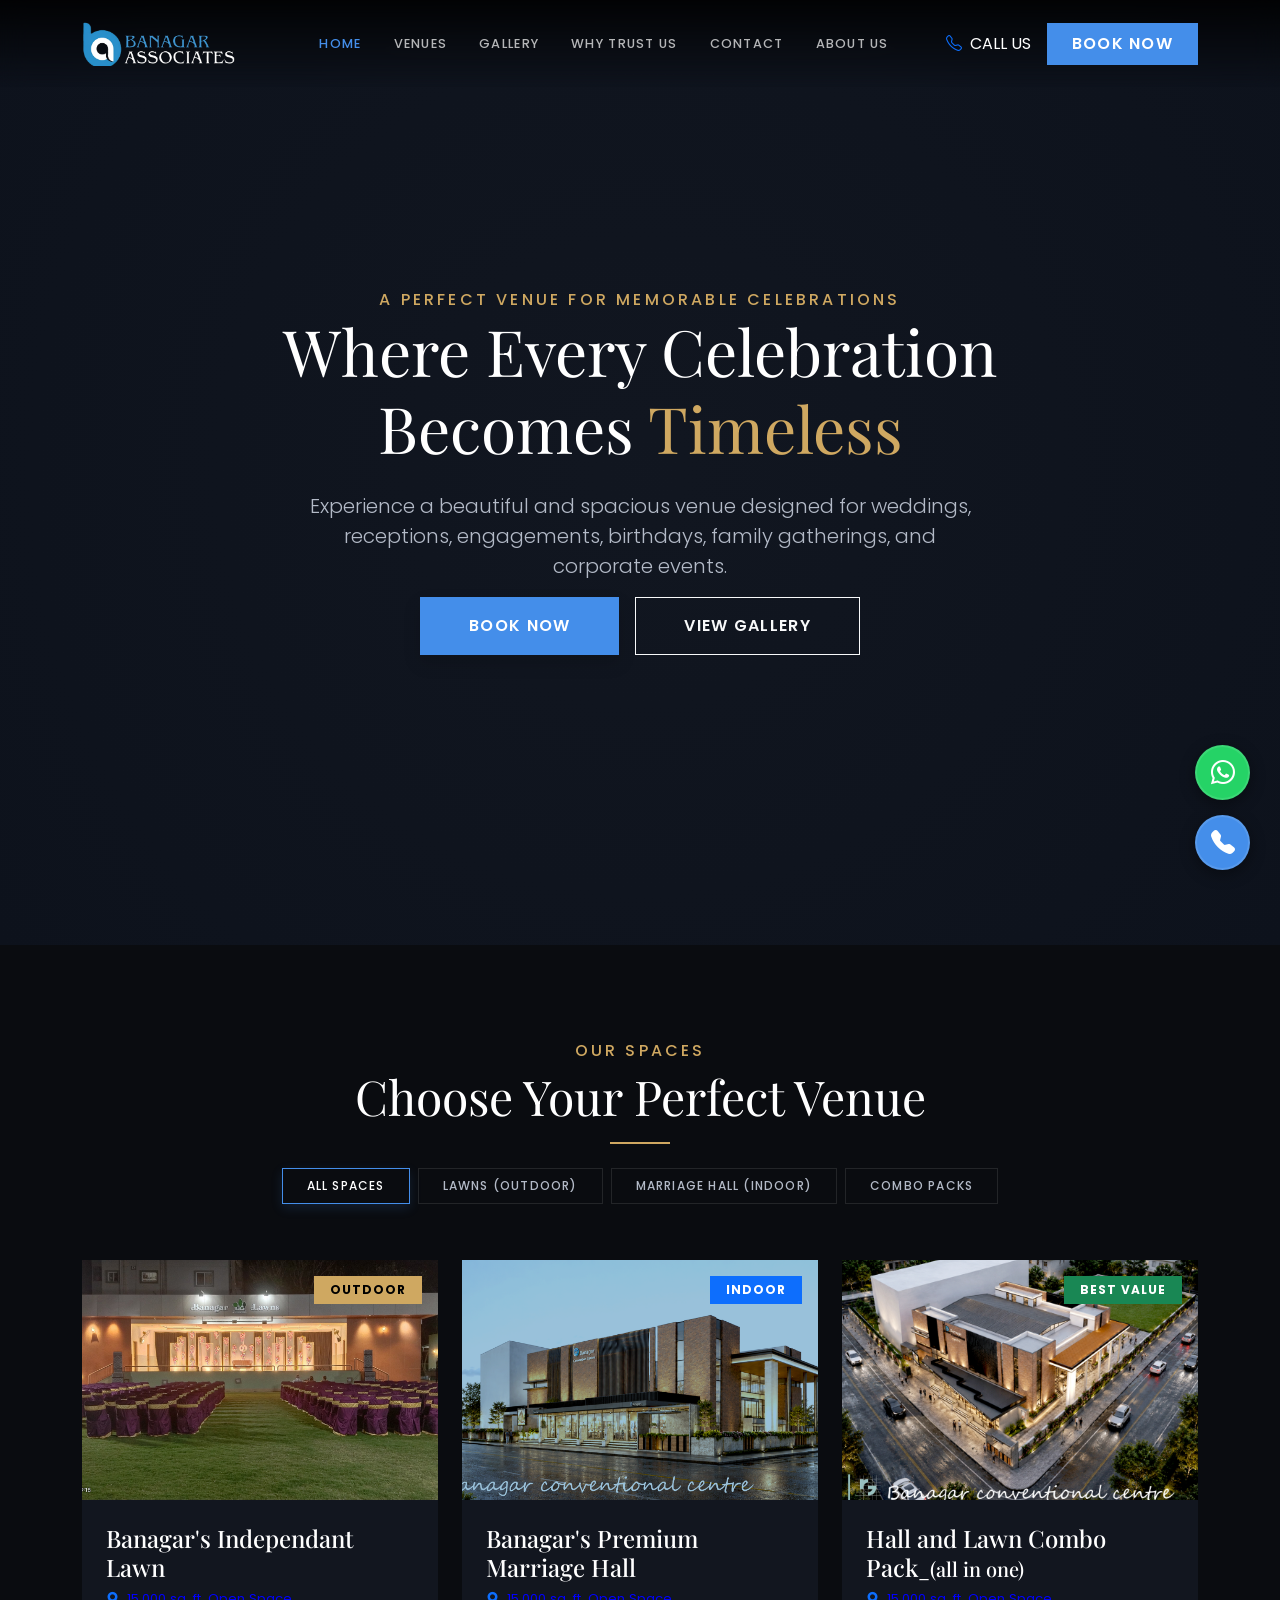
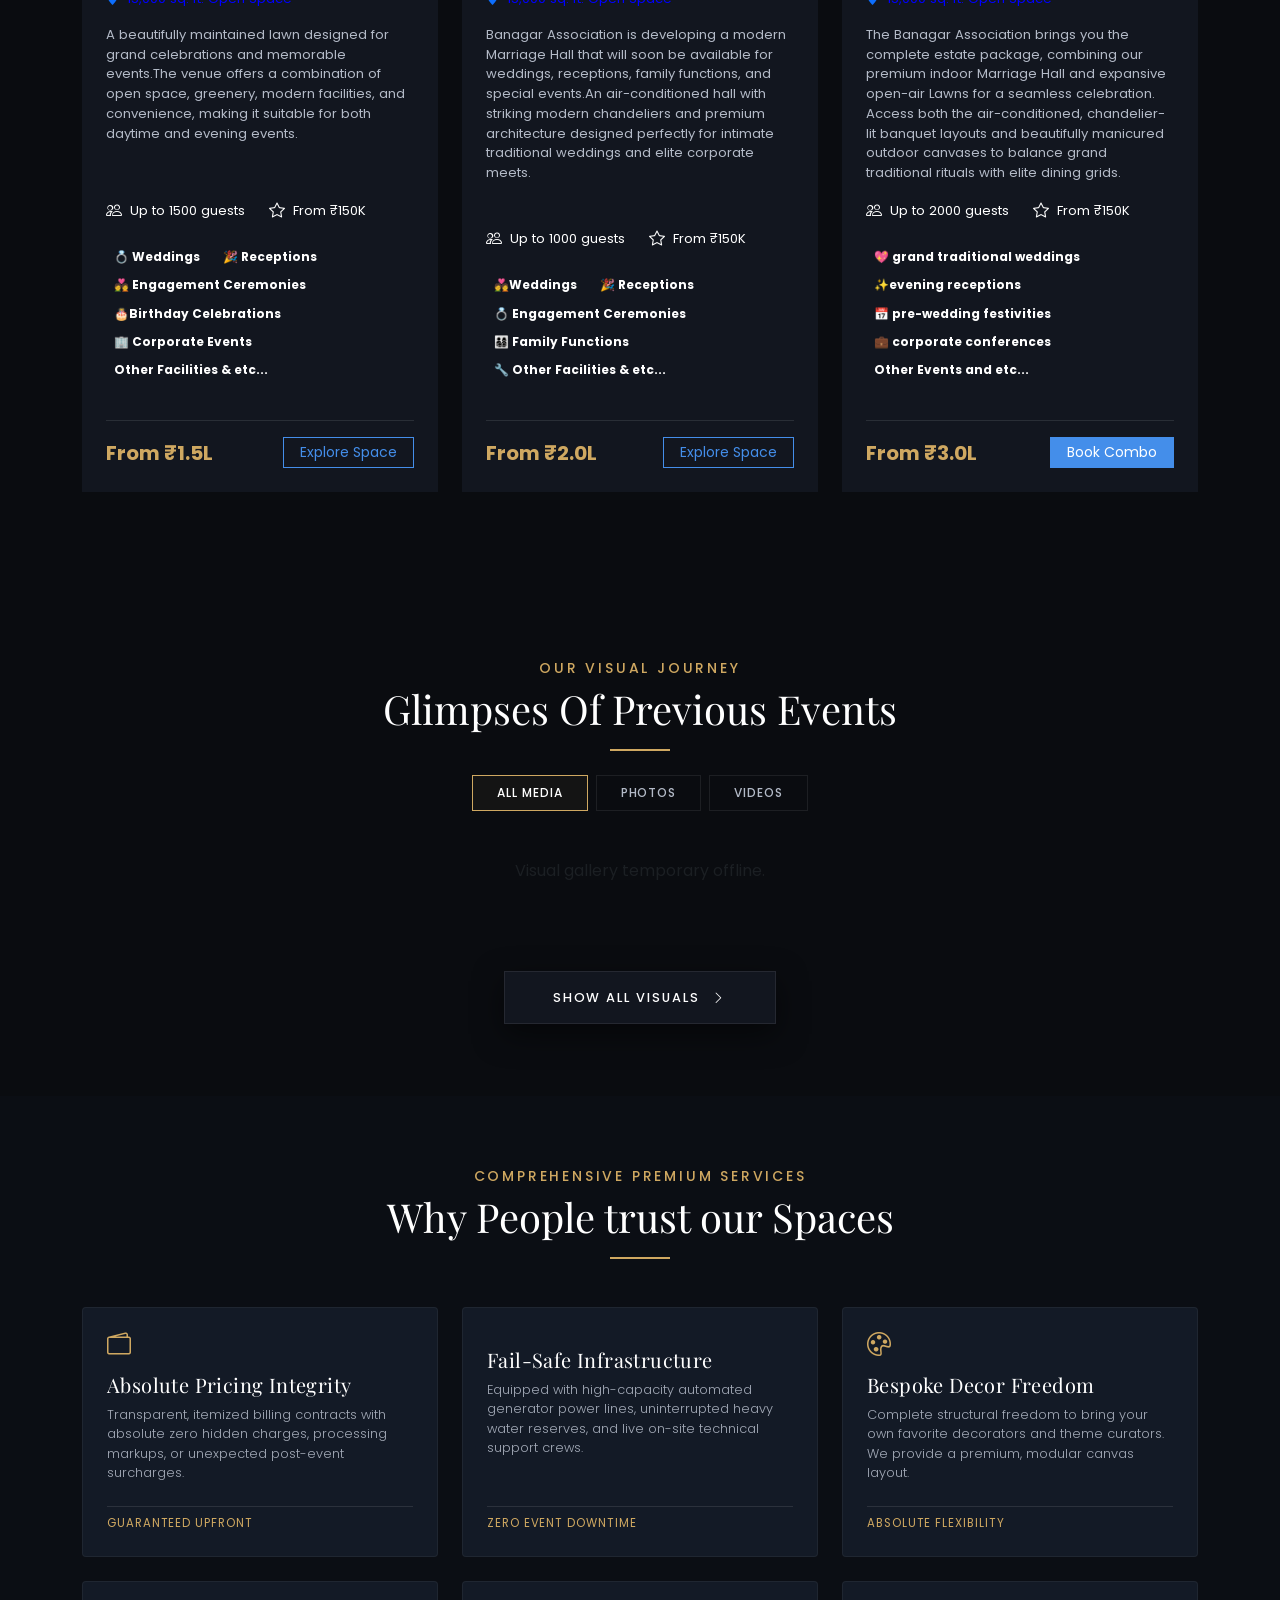
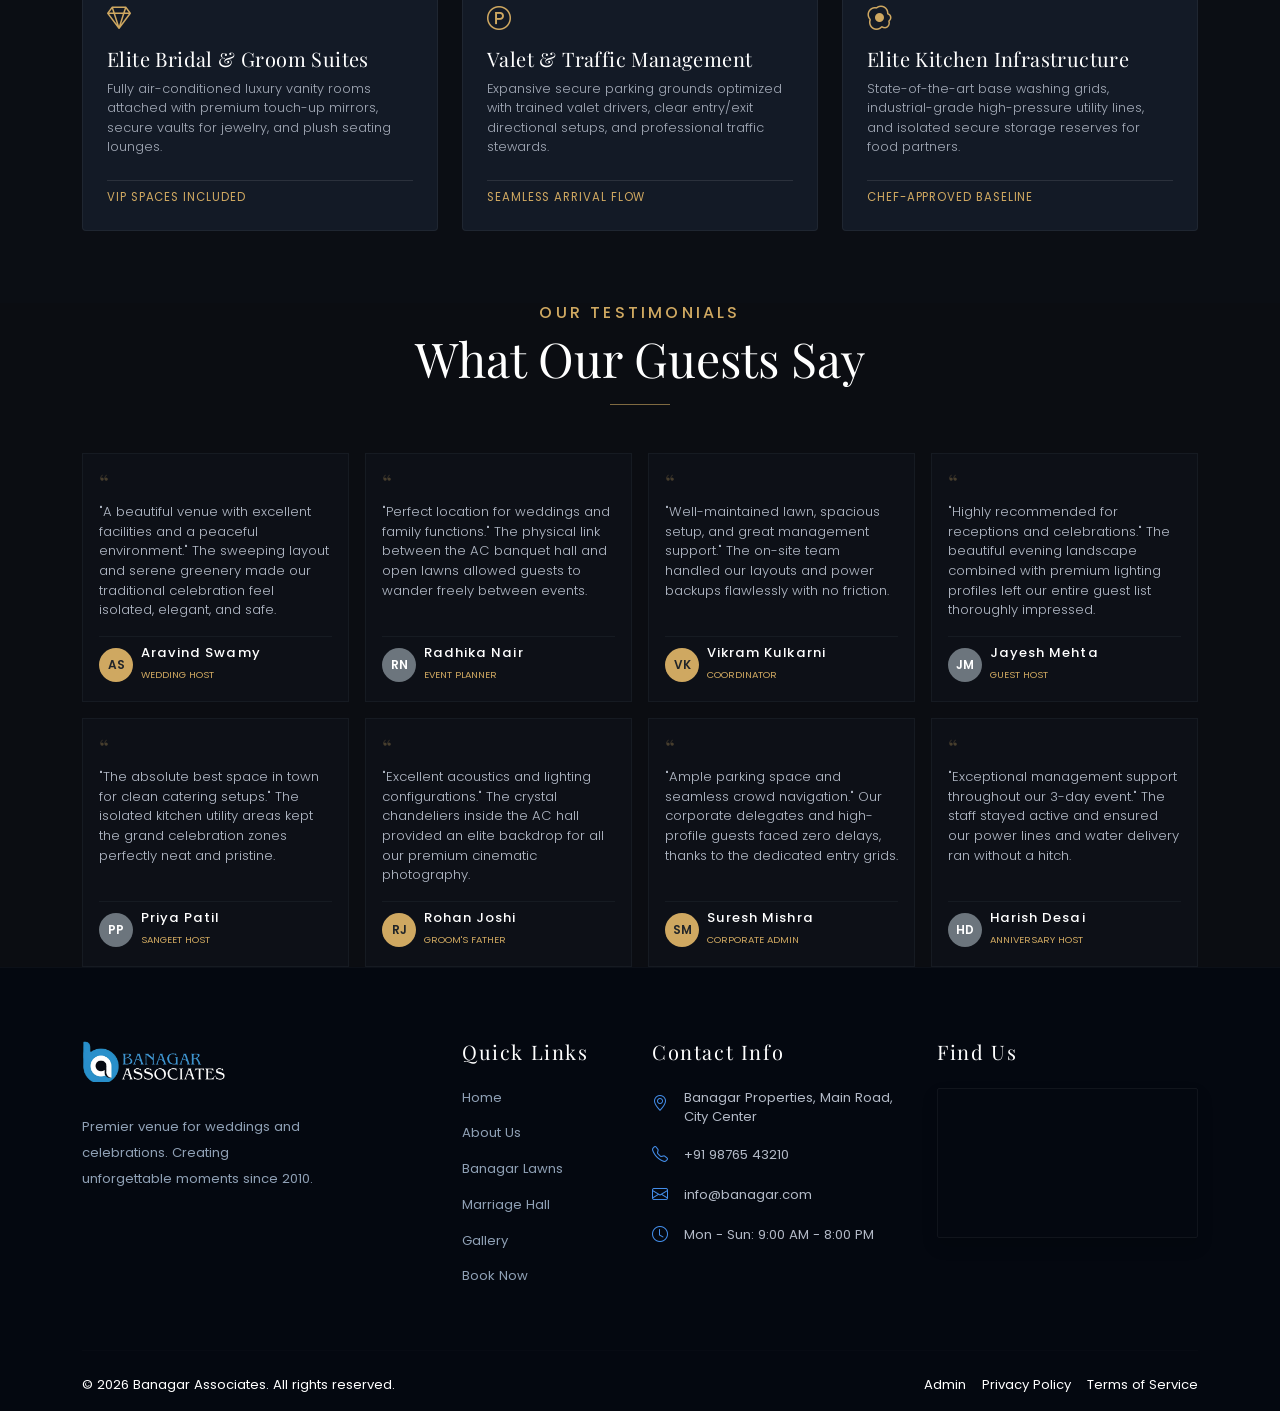
<file: index.html>
<!DOCTYPE html>
<html lang="en">
<head>
    <meta charset="UTF-8">
    <meta name="viewport" content="width=device-width, initial-scale=1.0">
    <title>Banagar Lawns Hubli | Wedding Venue, Reception & Event Space | Banagar Association</title>
    <meta name="description" content="Banagar Lawns by Banagar Association is a premium wedding and event venue in Hubli-Dharwad. Ideal for weddings, receptions, engagements, birthdays, family functions, and corporate events. Spacious lawn, guest rooms, kitchen facility, parking, and online booking available.">
    <meta name="keywords" content="Banagar Lawns Hubli,Banagar Association Hubli,Marriage Hall Hubli,Wedding Venue Hubli,Reception Hall Hubli,Function Hall Hubli,Event Venue Hubli,Wedding Lawn Hubli,Marriage Hall Dharwad,Wedding Venue Dharwad,Function Hall Dharwad,Reception Venue Dharwad,Best Marriage Hall Hubli,Best Wedding Lawn Hubli,Event Management Venue Hubli,Wedding Booking Hubli,Online Venue Booking Hubli,Wedding Function Hall Dharwad,Engagement Venue Hubli,Birthday Party Venue Hubli,Corporate Event Venue Hubli,Outdoor Wedding Venue Hubli,Lawn for Wedding Hubli,Marriage Hall Near Hubli,Marriage Hall Near Dharwad,Wedding Reception Venue Hubli,Banquet Hall Hubli,Event Space Hubli,Event Venue Dharwad,Wedding Venue Karnataka,Wedding Lawn Dharwad,Marriage Hall Karnataka,Family Function Venue Hubli,Cultural Event Venue Hubli,Banagar Lawns Dharwad,Banagar Marriage Hall,Wedding Venue Hubli Dharwad,Best Function Hall Dharwad,Affordable Marriage Hall Hubli,Premium Wedding Venue Hubli,Hubli wedding venue,Hubli marriage hall,Hubli reception hall,Dharwad wedding venue,Dharwad marriage hall,Wedding lawn near Hubli,Wedding lawn near Dharwad,Best wedding venue in Hubli,Best marriage hall in Dharwad,Outdoor event venue Hubli,Event space Hubli Dharwad">
    <link href="https://cdn.jsdelivr.net/npm/bootstrap@5.3.2/dist/css/bootstrap.min.css" rel="stylesheet">
    <link rel="stylesheet" href="https://cdn.jsdelivr.net/npm/bootstrap-icons@1.11.3/font/bootstrap-icons.min.css">
    <link rel="stylesheet" href="https://cdnjs.cloudflare.com/ajax/libs/animate.css/4.1.1/animate.min.css"/>
    <link href="https://fonts.googleapis.com/css2?family=Playfair+Display:ital,wght@0,300;0,400;1,300&family=Poppins:wght@200;300;400;500&display=swap" rel="stylesheet">
    <link rel="stylesheet" href="index.css">
</head>
<body>

    <nav class="navbar navbar-expand-lg navbar-dark fixed-top py-3">
        <div class="container">
            <a class="navbar-brand d-flex align-items-center" href="#home">
                <div class="brand-logo me-2"><img src="./assets/images/logo-01.png" alt="Banagar Associates Logo"></div>
                <div class="brand-text">   
                </div>
            </a>
            <button class="navbar-toggler border-0" type="button" data-bs-toggle="collapse" data-bs-target="#navbarNav">
                <span class="navbar-toggler-icon"></span>
            </button>
            <div class="collapse navbar-collapse" id="navbarNav">
                <ul class="navbar-nav mx-auto mb-2 mb-lg-0 gap-3">
                    <li class="nav-item"><a class="nav-link active" href="#home">HOME</a></li>
                    <li class="nav-item"><a class="nav-link" href="#venues">VENUES</a></li>
                    <li class="nav-item"><a class="nav-link" href="#gallery">GALLERY</a></li>
                    <li class="nav-item"><a class="nav-link" href="#trust">WHY TRUST US</a></li>
                    <li class="nav-item"><a class="nav-link" href="./frontend/contact.html">CONTACT</a></li>
                    <li class="nav-item"><a class="nav-link" href="./frontend/about.html">ABOUT US</a></li>
                </ul>
                <div class="d-flex align-items-center gap-3">
                    <a href="tel:+9148020911" class="text-white text-decoration-none fs-6 d-none d-xl-inline"><i class="bi bi-telephone text-primary me-2"></i>CALL US</a>
                    <a href="./frontend/booking.html" class="btn btn-primary px-4 py-2 fw-semibold tracking-wide rounded-0">BOOK NOW</a>
                </div>
            </div>
        </div>
    </nav>

    <section id="home" class="hero-section d-flex align-items-center justify-content-center position-relative text-center">
    
    <div class="hero-overlay-center"></div>
    
    <div class="container position-relative" style="z-index: 3;">
        <div class="row justify-content-center">
            <div class="col-md-10 col-lg-8 mx-auto">
                
                <h6 class="text-gold tracking-widest text-uppercase mb-1 animate__animated animate__fadeInDown">
                    A Perfect Venue for Memorable Celebrations
                </h6>
                
                <h1 class="display-3 text-white main-heading mb-4 fw-light animate__animated animate__fadeInUp">
                    Where Every Celebration Becomes <span class="text-gold font-italic text-serif">Timeless</span>
                </h1>
                
                <p class="lead text-light-muted mb-3 max-w-md mx-auto animate__animated animate__fadeInUp animate__delay-1s">
                    Experience a beautiful and spacious venue designed for weddings, receptions, engagements, birthdays, family gatherings, and corporate events.
                </p>
                
                <div class="d-flex flex-column flex-sm-row gap-3 justify-content-center align-items-center animate__animated animate__fadeInUp animate__delay-1s">
                    <a href="./frontend/booking.html" class="btn btn-primary px-5 py-3 fw-semibold rounded-0 tracking-wide shadow">BOOK NOW</a>
                    <a href="./frontend/gallery.html" class="btn btn-outline-light px-5 py-3 fw-semibold rounded-0 tracking-wide">VIEW GALLERY</a>
                </div>
                
            </div>
        </div>
    </div>

    <div class="floating-contact-container no-print" style="z-index: 4;">
        <a href="https://wa.me/9148020911" target="_blank" class="floating-btn whatsapp-btn" title="Chat on WhatsApp"><i class="bi bi-whatsapp"></i></a>
        <a href="tel:+9148020911" class="floating-btn call-btn" title="Call Us Now"><i class="bi bi-telephone-fill"></i></a>
    </div>
</section>
    
    <!-- venue section -->
 
    <section id="venues" class="py-5 bg-dark-deep">
    <div class="container py-5">
        
        <div class="text-center max-w-xl mx-auto mb-4" data-animate="fadeInDown">
            <h6 class="text-gold tracking-widest text-uppercase mb-2">Our Spaces</h6>
            <h2 class="display-5 text-white font-serif fw-light">Choose Your Perfect Venue</h2>
            <div class="accent-line mx-auto my-3"></div>
        </div>

        <div class="row justify-content-center mb-5" data-animate="fadeInUp">
            <div class="col-12 text-center">
                <div class="d-flex flex-wrap justify-content-center gap-2" id="venue-filter-controls">
                    <button class="btn btn-filter active-filter px-4 py-2" data-filter="all">ALL SPACES</button>
                    <button class="btn btn-filter px-4 py-2" data-filter="outdoor">LAWNS (OUTDOOR)</button>
                    <button class="btn btn-filter px-4 py-2" data-filter="indoor">MARRIAGE HALL (INDOOR)</button>
                    <button class="btn btn-filter px-4 py-2" data-filter="combo">COMBO PACKS</button>
                </div>
            </div>
        </div>
        
        <div class="row g-4 pt-2" id="filterable-venue-grid">
            
            <div class="col-md-6 col-lg-4 venue-portfolio-item" data-category="outdoor">
                <div class="card venue-card h-100 bg-dark-card border-0 rounded-0 overflow-hidden">
                    <div class="position-relative overflow-hidden group">
                        <img src="./assets/images/lawn thumb.jpeg" class="card-img-top rounded-0 venue-img" alt="Banagar Lawns">
                        <span class="badge bg-gold position-absolute top-0 end-0 m-3 rounded-0 tracking-wide px-3 py-2">OUTDOOR</span>
                    </div>
                    <div class="card-body p-4 d-flex flex-column">
                        <h3 class="h4 text-white font-serif mb-2">Banagar's Independant Lawn</h3>
                        <p class="text-light-muted fs-7 mb-3" style="color: blue;"><i class="bi bi-geo-alt-fill text-primary me-1"></i> 15,000 sq. ft. Open Space</p>
                        <p class="text-light-muted flex-grow-1 fs-7">A beautifully maintained lawn designed for grand celebrations and memorable events.The venue offers a combination of open space, greenery, modern facilities, and convenience, making it suitable for both daytime and evening events.</p>
                        <div class="d-flex flex-wrap align-items-center gap-4 mb-4 meta-metrics-row fs-7">
                    <div class="d-flex align-items-center text-white gap-2">
                        <i class="bi bi-people text-primary-blue fs-6"></i>
                        <span>Up to 1500 guests</span>
                    </div>
                    <div class="d-flex align-items-center text-white gap-2">
                        <i class="bi bi-star text-gold-accent fs-6"></i>
                        <span>From ₹150K</span>
                    </div>
                </div>
                <div class="d-flex flex-wrap gap-2 mb-4 facility-tag-tray">
                    <span class="badge badge-capsule">💍 Weddings</span>
                    <span class="badge badge-capsule">🎉 Receptions</span>
                    <span class="badge badge-capsule">💑 Engagement Ceremonies</span>
                    <span class="badge badge-capsule">🎂Birthday Celebrations</span>
                    <span class="badge badge-capsule">🏢 Corporate Events</span>
                    <span class="badge badge-capsule">Other Facilities & etc...</span>
                </div>
                        <hr class="border-secondary my-3">
                        <div class="d-flex justify-content-between align-items-center mt-auto">
                            <span class="text-gold fw-bold fs-5">From ₹1.5L</span>
                            <a href="./frontend/venue-detail.html?space=lawn" class="btn btn-sm btn-outline-primary rounded-0 px-3">Explore Space</a>
                        </div>
                    </div>
                </div>
            </div>
            
            <div class="col-md-6 col-lg-4 venue-portfolio-item" data-category="indoor">
                <div class="card venue-card h-100 bg-dark-card border-0 rounded-0 overflow-hidden">
                    <div class="position-relative overflow-hidden group">
                        <img src="./assets/images/abt.png" class="card-img-top rounded-0 venue-img" alt="Banagar Marriage Hall">
                        <span class="badge bg-primary position-absolute top-0 end-0 m-3 rounded-0 tracking-wide px-3 py-2">INDOOR</span>
                    </div>
                    <div class="card-body p-4 d-flex flex-column">
                        <h3 class="h4 text-white font-serif mb-2">Banagar's Premium Marriage Hall</h3>
                      <p class="text-light-muted fs-7 mb-3" style="color: blue;"><i class="bi bi-geo-alt-fill text-primary me-1"></i> 15,000 sq. ft. Open Space</p>
                        <p class="text-light-muted flex-grow-1 fs-7">Banagar Association is developing a modern Marriage Hall that will soon be available for weddings, receptions, family functions, and special events.An air-conditioned hall with striking modern chandeliers and premium architecture designed perfectly for intimate traditional weddings and elite corporate meets.</p>
                        <div class="d-flex flex-wrap align-items-center gap-4 mb-4 meta-metrics-row fs-7">
                    <div class="d-flex align-items-center text-white gap-2">
                        <i class="bi bi-people text-primary-blue fs-6"></i>
                        <span>Up to 1000 guests</span>
                    </div>
                    <div class="d-flex align-items-center text-white gap-2">
                        <i class="bi bi-star text-gold-accent fs-6"></i>
                        <span>From ₹150K</span>
                    </div>
                </div>
                <div class="d-flex flex-wrap gap-2 mb-4 facility-tag-tray">
                    <span class="badge badge-capsule"> 💑Weddings</span>
                    <span class="badge badge-capsule">🎉 Receptions</span>
                    <span class="badge badge-capsule">💍 Engagement Ceremonies</span>
                    <span class="badge badge-capsule">👨‍👩‍👧‍👦 Family Functions</span>
                    <span class="badge badge-capsule">🔧 Other Facilities & etc...</span>
                </div>
                        <hr class="border-secondary my-3">
                        <div class="d-flex justify-content-between align-items-center mt-auto">
                            <span class="text-gold fw-bold fs-5">From ₹2.0L</span>
                            <a href="./frontend/venue-detail.html?space=hall" class="btn btn-sm btn-outline-primary rounded-0 px-3">Explore Space</a>
                        </div>
                    </div>
                </div>
            </div>
            
            <div class="col-md-12 col-lg-4 venue-portfolio-item" data-category="combo">
                <div class="card venue-card h-100 bg-dark-card border-0 rounded-0 overflow-hidden">
                    <div class="position-relative overflow-hidden group">
                        <img src="./assets/images/lawn_mrg.png" class="card-img-top rounded-0 venue-img" alt="Hall & Lawn Combo">
                        <span class="badge bg-success position-absolute top-0 end-0 m-3 rounded-0 tracking-wide px-3 py-2">BEST VALUE</span>
                    </div>
                    <div class="card-body p-4 d-flex flex-column">
                        <h3 class="h4 text-white font-serif mb-2">Hall and Lawn Combo Pack<span style="font-size: smaller;">_(all in one)</span></h3>
                        <p class="text-light-muted fs-7 mb-3" style="color: blue;"><i class="bi bi-geo-alt-fill text-primary me-1"></i> 15,000 sq. ft. Open Space</p>
                        <p class="text-light-muted flex-grow-1 fs-7">The Banagar Association brings you the complete estate package, combining our premium indoor Marriage Hall and expansive open-air Lawns for a seamless celebration. Access both the air-conditioned, chandelier-lit banquet layouts and beautifully manicured outdoor canvases to balance grand traditional rituals with elite dining grids.</p>
                        <div class="d-flex flex-wrap align-items-center gap-4 mb-4 meta-metrics-row fs-7">
                    <div class="d-flex align-items-center text-white gap-2">
                        <i class="bi bi-people text-primary-blue fs-6"></i>
                        <span>Up to 2000 guests</span>
                    </div>
                    <div class="d-flex align-items-center text-white gap-2">
                        <i class="bi bi-star text-gold-accent fs-6"></i>
                        <span>From ₹150K</span>
                    </div>
                </div>
                <div class="d-flex flex-wrap gap-2 mb-4 facility-tag-tray">
                   <span class="badge badge-capsule">💖 grand traditional weddings</span>
                    <span class="badge badge-capsule">✨evening receptions</span>
                    <span class="badge badge-capsule">📅 pre-wedding festivities</span>
                    <span class="badge badge-capsule">💼 corporate conferences</span>
                    <span class="badge badge-capsule">Other Events and etc...</span>
                </div>
                        <hr class="border-secondary my-3">
                        <div class="d-flex justify-content-between align-items-center mt-auto">
                            <span class="text-gold fw-bold fs-5">From ₹3.0L</span>
                            <a href="./frontend/venue-detail.html?space=combo" class="btn btn-sm btn-primary rounded-0 px-3">Book Combo</a>
                        </div>
                    </div>
                </div>
            </div>
            
        </div>
    </div>
</section>

<!-- gallery section -->
<section id="gallery" class="py-5 bg-dark-deep">
    <div class="container-fluid px-md-5 py-4"> 
        <div class="text-center max-w-xl mx-auto mb-4" data-animate="fadeInDown">
            <h6 class="text-gold tracking-widest text-uppercase small mb-2">OUR VISUAL JOURNEY</h6>
            <h2 class="display-6 text-white font-serif fw-light">Glimpses Of Previous Events</h2>
            <div class="accent-line mx-auto my-3"></div>
        </div>

        <div class="row justify-content-center mb-4" data-animate="fadeInUp">
            <div class="col-12 text-center">
                <div class="d-flex flex-wrap justify-content-center gap-2" id="homepage-gallery-filter-controls">
                    <button class="btn btn-gallery-filter active-g-filter px-4 py-2" onclick="filterHomeGallery('all', this)">ALL MEDIA</button>
                    <button class="btn btn-gallery-filter px-4 py-2" onclick="filterHomeGallery('image', this)">PHOTOS</button>
                    <button class="btn btn-gallery-filter px-4 py-2" onclick="filterHomeGallery('video', this)">VIDEOS</button>
                </div>
            </div>
        </div>

        <div class="row g-3" id="filterable-gallery-grid">
            </div>

        <div class="text-center mt-5">
            <a href="./frontend/gallery.html" class="btn btn-show-more px-5 py-3 text-white text-decoration-none">
                <span class="btn-text">SHOW ALL VISUALS</span>
                <i class="bi bi-chevron-right ms-2"></i>
            </a>
        </div>
    </div>
</section>

<!-- why people trust us section -->

<section id="trust" class="py-5 bg-midnight-premium">
    <div class="container py-4">
        
        <div class="text-center max-w-xl mx-auto mb-5" data-animate="fadeInDown">
            <h6 class="text-gold tracking-widest text-uppercase small mb-2">Comprehensive Premium Services</h6>
            <h2 class="display-6 text-white font-serif fw-light">Why People trust our Spaces</h2>
            <div class="accent-line mx-auto my-3"></div>
        </div>

        <div class="row g-4">
            <div class="col-md-6 col-lg-4">
                <div class="service-card p-4 h-100 d-flex flex-column justify-content-between">
                    <div>
                        <div class="service-icon-box text-gold mb-3"><i class="bi bi-wallet2"></i></div>
                        <h3 class="h5 text-white font-serif mb-2 fw-normal">Absolute Pricing Integrity</h3>
                        <p class="text-light-muted fs-7 fw-light lh-base mb-0">
                            Transparent, itemized billing contracts with absolute zero hidden charges, processing markups, or unexpected post-event surcharges.
                        </p>
                    </div>
                    <div class="service-card-footer mt-4 pt-2 border-top border-light border-opacity-10 text-gold fs-8 tracking-wide text-uppercase">
                        Guaranteed Upfront
                    </div>
                </div>
            </div>

            <div class="col-md-6 col-lg-4">
                <div class="service-card p-4 h-100 d-flex flex-column justify-content-between">
                    <div>
                        <div class="service-icon-box text-gold mb-3"><i class="bi bi-shield-lightning"></i></div>
                        <h3 class="h5 text-white font-serif mb-2 fw-normal">Fail-Safe Infrastructure</h3>
                        <p class="text-light-muted fs-7 fw-light lh-base mb-0">
                            Equipped with high-capacity automated generator power lines, uninterrupted heavy water reserves, and live on-site technical support crews.
                        </p>
                    </div>
                    <div class="service-card-footer mt-4 pt-2 border-top border-light border-opacity-10 text-gold fs-8 tracking-wide text-uppercase">
                        Zero Event Downtime
                    </div>
                </div>
            </div>

            <div class="col-md-6 col-lg-4">
                <div class="service-card p-4 h-100 d-flex flex-column justify-content-between">
                    <div>
                        <div class="service-icon-box text-gold mb-3"><i class="bi bi-palette"></i></div>
                        <h3 class="h5 text-white font-serif mb-2 fw-normal">Bespoke Decor Freedom</h3>
                        <p class="text-light-muted fs-7 fw-light lh-base mb-0">
                            Complete structural freedom to bring your own favorite decorators and theme curators. We provide a premium, modular canvas layout.
                        </p>
                    </div>
                    <div class="service-card-footer mt-4 pt-2 border-top border-light border-opacity-10 text-gold fs-8 tracking-wide text-uppercase">
                        Absolute Flexibility
                    </div>
                </div>
            </div>

            <div class="col-md-6 col-lg-4">
                <div class="service-card p-4 h-100 d-flex flex-column justify-content-between">
                    <div>
                        <div class="service-icon-box text-gold mb-3"><i class="bi bi-gem"></i></div>
                        <h3 class="h5 text-white font-serif mb-2 fw-normal">Elite Bridal & Groom Suites</h3>
                        <p class="text-light-muted fs-7 fw-light lh-base mb-0">
                            Fully air-conditioned luxury vanity rooms attached with premium touch-up mirrors, secure vaults for jewelry, and plush seating lounges.
                        </p>
                    </div>
                    <div class="service-card-footer mt-4 pt-2 border-top border-light border-opacity-10 text-gold fs-8 tracking-wide text-uppercase">
                        VIP Spaces Included
                    </div>
                </div>
            </div>

            <div class="col-md-6 col-lg-4">
                <div class="service-card p-4 h-100 d-flex flex-column justify-content-between">
                    <div>
                        <div class="service-icon-box text-gold mb-3"><i class="bi bi-p-circle"></i></div>
                        <h3 class="h5 text-white font-serif mb-2 fw-normal">Valet & Traffic Management</h3>
                        <p class="text-light-muted fs-7 fw-light lh-base mb-0">
                            Expansive secure parking grounds optimized with trained valet drivers, clear entry/exit directional setups, and professional traffic stewards.
                        </p>
                    </div>
                    <div class="service-card-footer mt-4 pt-2 border-top border-light border-opacity-10 text-gold fs-8 tracking-wide text-uppercase">
                        Seamless Arrival Flow
                    </div>
                </div>
            </div>

            <div class="col-md-6 col-lg-4">
                <div class="service-card p-4 h-100 d-flex flex-column justify-content-between">
                    <div>
                        <div class="service-icon-box text-gold mb-3"><i class="bi bi-egg-fried"></i></div>
                        <h3 class="h5 text-white font-serif mb-2 fw-normal">Elite Kitchen Infrastructure</h3>
                        <p class="text-light-muted fs-7 fw-light lh-base mb-0">
                            State-of-the-art base washing grids, industrial-grade high-pressure utility lines, and isolated secure storage reserves for food partners.
                        </p>
                    </div>
                    <div class="service-card-footer mt-4 pt-2 border-top border-light border-opacity-10 text-gold fs-8 tracking-wide text-uppercase">
                        Chef-Approved Baseline
                    </div>
                </div>
            </div>

        </div>

    </div>
</section>
<!-- Testimonials section -->
    
    <section id="testimonials" class="py-6 position-relative" style="background-color: #0b0d12; overflow: hidden;">
    
    <div class="container position-relative" style="z-index: 2;">
        
        <div class="row justify-content-center mb-5 text-center">
            <div class="col-md-8 mx-auto">
                <h6 class="text-gold tracking-widest text-uppercase mb-2 animate__animated animate__fadeInUp">
                    OUR TESTIMONIALS
                </h6>
                <h2 class="display-5 text-white mb-3 fw-light animate__animated animate__fadeInUp" style="font-family: 'Playfair Display', serif;">
                    What Our Guests Say
                </h2>
                <div class="mx-auto bg-gold" style="width: 60px; height: 1px; opacity: 0.6;"></div>
            </div>
        </div>

        <div class="row g-3 align-items-stretch">
            
            <div class="col-sm-6 col-md-4 col-lg-3 d-flex">
                <div class="p-3 w-100 d-flex flex-column justify-content-between position-relative border border-secondary border-opacity-10 rounded-0" style="background: rgba(19, 24, 34, 0.4); backdrop-filter: blur(10px); transition: transform 0.4s ease, border 0.4s ease;">
                    <div>
                        <div class="text-gold fs-4 mb-2" style="font-family: 'Playfair Display', serif; opacity: 0.3; line-height: 1;">“</div>
                        <p class="text-light-muted fs-7 fw-light lh-base mb-3">
                            "A beautiful venue with excellent facilities and a peaceful environment." The sweeping layout and serene greenery made our traditional celebration feel isolated, elegant, and safe.
                        </p>
                    </div>
                    <div class="d-flex align-items-center gap-2 pt-2 border-top border-secondary border-opacity-10">
                        <div class="bg-gold rounded-circle d-flex align-items-center justify-content-center text-dark fw-semibold" style="width: 34px; height: 34px; font-size: 0.75rem;">AS</div>
                        <div>
                            <h6 class="text-white mb-0 fs-7 fw-medium tracking-wide">Aravind Swamy</h6>
                            <small class="text-gold text-uppercase tracking-wider" style="font-size: 0.6rem;">Wedding Host</small>
                        </div>
                    </div>
                </div>
            </div>

            <div class="col-sm-6 col-md-4 col-lg-3 d-flex">
                <div class="p-3 w-100 d-flex flex-column justify-content-between position-relative border border-secondary border-opacity-10 rounded-0" style="background: rgba(19, 24, 34, 0.4); backdrop-filter: blur(10px); transition: transform 0.4s ease, border 0.4s ease;">
                    <div>
                        <div class="text-gold fs-4 mb-2" style="font-family: 'Playfair Display', serif; opacity: 0.3; line-height: 1;">“</div>
                        <p class="text-light-muted fs-7 fw-light lh-base mb-3">
                            "Perfect location for weddings and family functions." The physical link between the AC banquet hall and open lawns allowed guests to wander freely between events.
                        </p>
                    </div>
                    <div class="d-flex align-items-center gap-2 pt-2 border-top border-secondary border-opacity-10">
                        <div class="bg-secondary bg-opacity-20 rounded-circle d-flex align-items-center justify-content-center text-white fw-semibold" style="width: 34px; height: 34px; font-size: 0.75rem;">RN</div>
                        <div>
                            <h6 class="text-white mb-0 fs-7 fw-medium tracking-wide">Radhika Nair</h6>
                            <small class="text-gold text-uppercase tracking-wider" style="font-size: 0.6rem;">Event Planner</small>
                        </div>
                    </div>
                </div>
            </div>

            <div class="col-sm-6 col-md-4 col-lg-3 d-flex">
                <div class="p-3 w-100 d-flex flex-column justify-content-between position-relative border border-secondary border-opacity-10 rounded-0" style="background: rgba(19, 24, 34, 0.4); backdrop-filter: blur(10px); transition: transform 0.4s ease, border 0.4s ease;">
                    <div>
                        <div class="text-gold fs-4 mb-2" style="font-family: 'Playfair Display', serif; opacity: 0.3; line-height: 1;">“</div>
                        <p class="text-light-muted fs-7 fw-light lh-base mb-3">
                            "Well-maintained lawn, spacious setup, and great management support." The on-site team handled our layouts and power backups flawlessly with no friction.
                        </p>
                    </div>
                    <div class="d-flex align-items-center gap-2 pt-2 border-top border-secondary border-opacity-10">
                        <div class="bg-gold rounded-circle d-flex align-items-center justify-content-center text-dark fw-semibold" style="width: 34px; height: 34px; font-size: 0.75rem;">VK</div>
                        <div>
                            <h6 class="text-white mb-0 fs-7 fw-medium tracking-wide">Vikram Kulkarni</h6>
                            <small class="text-gold text-uppercase tracking-wider" style="font-size: 0.6rem;">Coordinator</small>
                        </div>
                    </div>
                </div>
            </div>

            <div class="col-sm-6 col-md-4 col-lg-3 d-flex">
                <div class="p-3 w-100 d-flex flex-column justify-content-between position-relative border border-secondary border-opacity-10 rounded-0" style="background: rgba(19, 24, 34, 0.4); backdrop-filter: blur(10px); transition: transform 0.4s ease, border 0.4s ease;">
                    <div>
                        <div class="text-gold fs-4 mb-2" style="font-family: 'Playfair Display', serif; opacity: 0.3; line-height: 1;">“</div>
                        <p class="text-light-muted fs-7 fw-light lh-base mb-3">
                            "Highly recommended for receptions and celebrations." The beautiful evening landscape combined with premium lighting profiles left our entire guest list thoroughly impressed.
                        </p>
                    </div>
                    <div class="d-flex align-items-center gap-2 pt-2 border-top border-secondary border-opacity-10">
                        <div class="bg-secondary bg-opacity-20 rounded-circle d-flex align-items-center justify-content-center text-white fw-semibold" style="width: 34px; height: 34px; font-size: 0.75rem;">JM</div>
                        <div>
                            <h6 class="text-white mb-0 fs-7 fw-medium tracking-wide">Jayesh Mehta</h6>
                            <small class="text-gold text-uppercase tracking-wider" style="font-size: 0.6rem;">Guest Host</small>
                        </div>
                    </div>
                </div>
            </div>

            <div class="col-sm-6 col-md-4 col-lg-3 d-flex">
                <div class="p-3 w-100 d-flex flex-column justify-content-between position-relative border border-secondary border-opacity-10 rounded-0" style="background: rgba(19, 24, 34, 0.4); backdrop-filter: blur(10px); transition: transform 0.4s ease, border 0.4s ease;">
                    <div>
                        <div class="text-gold fs-4 mb-2" style="font-family: 'Playfair Display', serif; opacity: 0.3; line-height: 1;">“</div>
                        <p class="text-light-muted fs-7 fw-light lh-base mb-3">
                            "The absolute best space in town for clean catering setups." The isolated kitchen utility areas kept the grand celebration zones perfectly neat and pristine.
                        </p>
                    </div>
                    <div class="d-flex align-items-center gap-2 pt-2 border-top border-secondary border-opacity-10">
                        <div class="bg-secondary bg-opacity-20 rounded-circle d-flex align-items-center justify-content-center text-white fw-semibold" style="width: 34px; height: 34px; font-size: 0.75rem;">PP</div>
                        <div>
                            <h6 class="text-white mb-0 fs-7 fw-medium tracking-wide">Priya Patil</h6>
                            <small class="text-gold text-uppercase tracking-wider" style="font-size: 0.6rem;">Sangeet Host</small>
                        </div>
                    </div>
                </div>
            </div>

            <div class="col-sm-6 col-md-4 col-lg-3 d-flex">
                <div class="p-3 w-100 d-flex flex-column justify-content-between position-relative border border-secondary border-opacity-10 rounded-0" style="background: rgba(19, 24, 34, 0.4); backdrop-filter: blur(10px); transition: transform 0.4s ease, border 0.4s ease;">
                    <div>
                        <div class="text-gold fs-4 mb-2" style="font-family: 'Playfair Display', serif; opacity: 0.3; line-height: 1;">“</div>
                        <p class="text-light-muted fs-7 fw-light lh-base mb-3">
                            "Excellent acoustics and lighting configurations." The crystal chandeliers inside the AC hall provided an elite backdrop for all our premium cinematic photography.
                        </p>
                    </div>
                    <div class="d-flex align-items-center gap-2 pt-2 border-top border-secondary border-opacity-10">
                        <div class="bg-gold rounded-circle d-flex align-items-center justify-content-center text-dark fw-semibold" style="width: 34px; height: 34px; font-size: 0.75rem;">RJ</div>
                        <div>
                            <h6 class="text-white mb-0 fs-7 fw-medium tracking-wide">Rohan Joshi</h6>
                            <small class="text-gold text-uppercase tracking-wider" style="font-size: 0.6rem;">Groom's Father</small>
                        </div>
                    </div>
                </div>
            </div>

            <div class="col-sm-6 col-md-4 col-lg-3 d-flex">
                <div class="p-3 w-100 d-flex flex-column justify-content-between position-relative border border-secondary border-opacity-10 rounded-0" style="background: rgba(19, 24, 34, 0.4); backdrop-filter: blur(10px); transition: transform 0.4s ease, border 0.4s ease;">
                    <div>
                        <div class="text-gold fs-4 mb-2" style="font-family: 'Playfair Display', serif; opacity: 0.3; line-height: 1;">“</div>
                        <p class="text-light-muted fs-7 fw-light lh-base mb-3">
                            "Ample parking space and seamless crowd navigation." Our corporate delegates and high-profile guests faced zero delays, thanks to the dedicated entry grids.
                        </p>
                    </div>
                    <div class="d-flex align-items-center gap-2 pt-2 border-top border-secondary border-opacity-10">
                        <div class="bg-gold rounded-circle d-flex align-items-center justify-content-center text-dark fw-semibold" style="width: 34px; height: 34px; font-size: 0.75rem;">SM</div>
                        <div>
                            <h6 class="text-white mb-0 fs-7 fw-medium tracking-wide">Suresh Mishra</h6>
                            <small class="text-gold text-uppercase tracking-wider" style="font-size: 0.6rem;">Corporate Admin</small>
                        </div>
                    </div>
                </div>
            </div>

            <div class="col-sm-6 col-md-4 col-lg-3 d-flex">
                <div class="p-3 w-100 d-flex flex-column justify-content-between position-relative border border-secondary border-opacity-10 rounded-0" style="background: rgba(19, 24, 34, 0.4); backdrop-filter: blur(10px); transition: transform 0.4s ease, border 0.4s ease;">
                    <div>
                        <div class="text-gold fs-4 mb-2" style="font-family: 'Playfair Display', serif; opacity: 0.3; line-height: 1;">“</div>
                        <p class="text-light-muted fs-7 fw-light lh-base mb-3">
                            "Exceptional management support throughout our 3-day event." The staff stayed active and ensured our power lines and water delivery ran without a hitch.
                        </p>
                    </div>
                    <div class="d-flex align-items-center gap-2 pt-2 border-top border-secondary border-opacity-10">
                        <div class="bg-secondary bg-opacity-20 rounded-circle d-flex align-items-center justify-content-center text-white fw-semibold" style="width: 34px; height: 34px; font-size: 0.75rem;">HD</div>
                        <div>
                            <h6 class="text-white mb-0 fs-7 fw-medium tracking-wide">Harish Desai</h6>
                            <small class="text-gold text-uppercase tracking-wider" style="font-size: 0.6rem;">Anniversary Host</small>
                        </div>
                    </div>
                </div>
            </div>

        </div>

    </div>
</section>


<!-- footer section -->
 <footer class="footer-section pt-5 pb-3">
    <div class="container pt-4">
        <div class="row g-4 mb-5">
            
            <div class="col-sm-6 col-lg-3">
                <div class="footer-brand mb-4">
                    <img src="assets/images/logo-01.png" alt="Banagar Associates Logo" class="footer-logo mb-2" onerror="this.style.display='none'; document.getElementById('fallback-logo').classList.remove('d-none');">
                    <div id="fallback-logo" class="d-flex align-items-center d-none">
                        <div class="brand-logo me-2">B</div>
                        <span class="fw-bold tracking-wide text-white fs-5">BANAGAR</span>
                    </div>
                </div>
                <p class="text-light-muted fs-7 lh-lg pe-xl-4 footer-desc">
                    Premier venue for weddings and celebrations. Creating unforgettable moments since 2010.
                </p>
            </div>

            <div class="col-sm-6 col-lg-2 offset-lg-1">
                <h4 class="h5 text-white font-serif mb-4 fw-normal tracking-wide">Quick Links</h4>
                <ul class="list-unstyled footer-links d-grid gap-3 fs-7">
                    <li><a href="#home">Home</a></li>
                    <li><a href="#about">About Us</a></li>
                    <li><a href="#venues">Banagar Lawns</a></li>
                    <li><a href="#venue-catalog">Marriage Hall</a></li>
                    <li><a href="#gallery">Gallery</a></li>
                    <li><a href="#venues">Book Now</a></li>
                </ul>
            </div>

            <div class="col-sm-6 col-lg-3">
                <h4 class="h5 text-white font-serif mb-4 fw-normal tracking-wide">Contact Info</h4>
                <ul class="list-unstyled footer-contact-list d-grid gap-3 fs-7 text-light-muted">
                    <li class="d-flex align-items-start gap-3">
                        <i class="bi bi-geo-alt text-primary mt-1"></i>
                        <span>Banagar Properties, Main Road,<br>City Center</span>
                    </li>
                    <li class="d-flex align-items-center gap-3">
                        <i class="bi bi-telephone text-primary"></i>
                        <a href="tel:+919876543210" class="text-decoration-none text-light-muted">+91 98765 43210</a>
                    </li>
                    <li class="d-flex align-items-center gap-3">
                        <i class="bi bi-envelope text-primary"></i>
                        <a href="mailto:info@banagar.com" class="text-decoration-none text-light-muted">info@banagar.com</a>
                    </li>
                    <li class="d-flex align-items-center gap-3">
                        <i class="bi bi-clock text-primary"></i>
                        <span>Mon - Sun: 9:00 AM - 8:00 PM</span>
                    </li>
                </ul>
            </div>

            <div class="col-sm-6 col-lg-3">
                <h4 class="h5 text-white font-serif mb-4 fw-normal tracking-wide">Find Us</h4>
                <div class="footer-map-container position-relative overflow-hidden shadow">
                    <iframe 
                        src="https://www.google.com/maps/embed?pb=!1m18!1m12!1m3!1d3847.4819717141505!2d75.1213!3d15.3647!2m3!1f0!2f0!3f0!3m2!1i1024!2i768!4f13.1!3m3!1m2!1s0x0%3A0x0!2zMTXCsDIxJzUyLjkiTiA3NcKwMDcnMTYuNyJF!5e0!3m2!1sen!2sin!4v1710000000000!5m2!1sen!2sin" 
                        width="100%" 
                        height="100%" 
                        style="border:0;" 
                        allowfullscreen="" 
                        loading="lazy" 
                        referrerpolicy="no-referrer-when-downgrade">
                    </iframe>
                </div>
            </div>

        </div>

        <hr class="border-secondary border-opacity-10 my-4">

        <div class="row align-items-center fs-7 text-white g-3">
            <div class="col-md-6 text-center text-md-start">
                <p class="mb-0">&copy; 2026 Banagar Associates. All rights reserved.</p>
            </div>
            <div class="col-md-6 text-center text-md-end">
                <div class="d-flex justify-content-center justify-content-md-end gap-3 sub-footer-links">
                    <a href="./frontend/adminlogin.html" class="text-white text-decoration-none">Admin</a>
                    <a href="privacy.html" class="text-white text-decoration-none">Privacy Policy</a>
                    <a href="terms.html" class="text-white text-decoration-none">Terms of Service</a>
                </div>
            </div>
        </div>
    </div>
</footer>

    <script src="https://cdn.jsdelivr.net/npm/bootstrap@5.3.2/dist/js/bootstrap.bundle.min.js"></script>
    <script src="api-integration.js"></script>
    <script src="index.js"></script>
    <script src="home-gallery.js"></script>
</body>
</html>
</file>
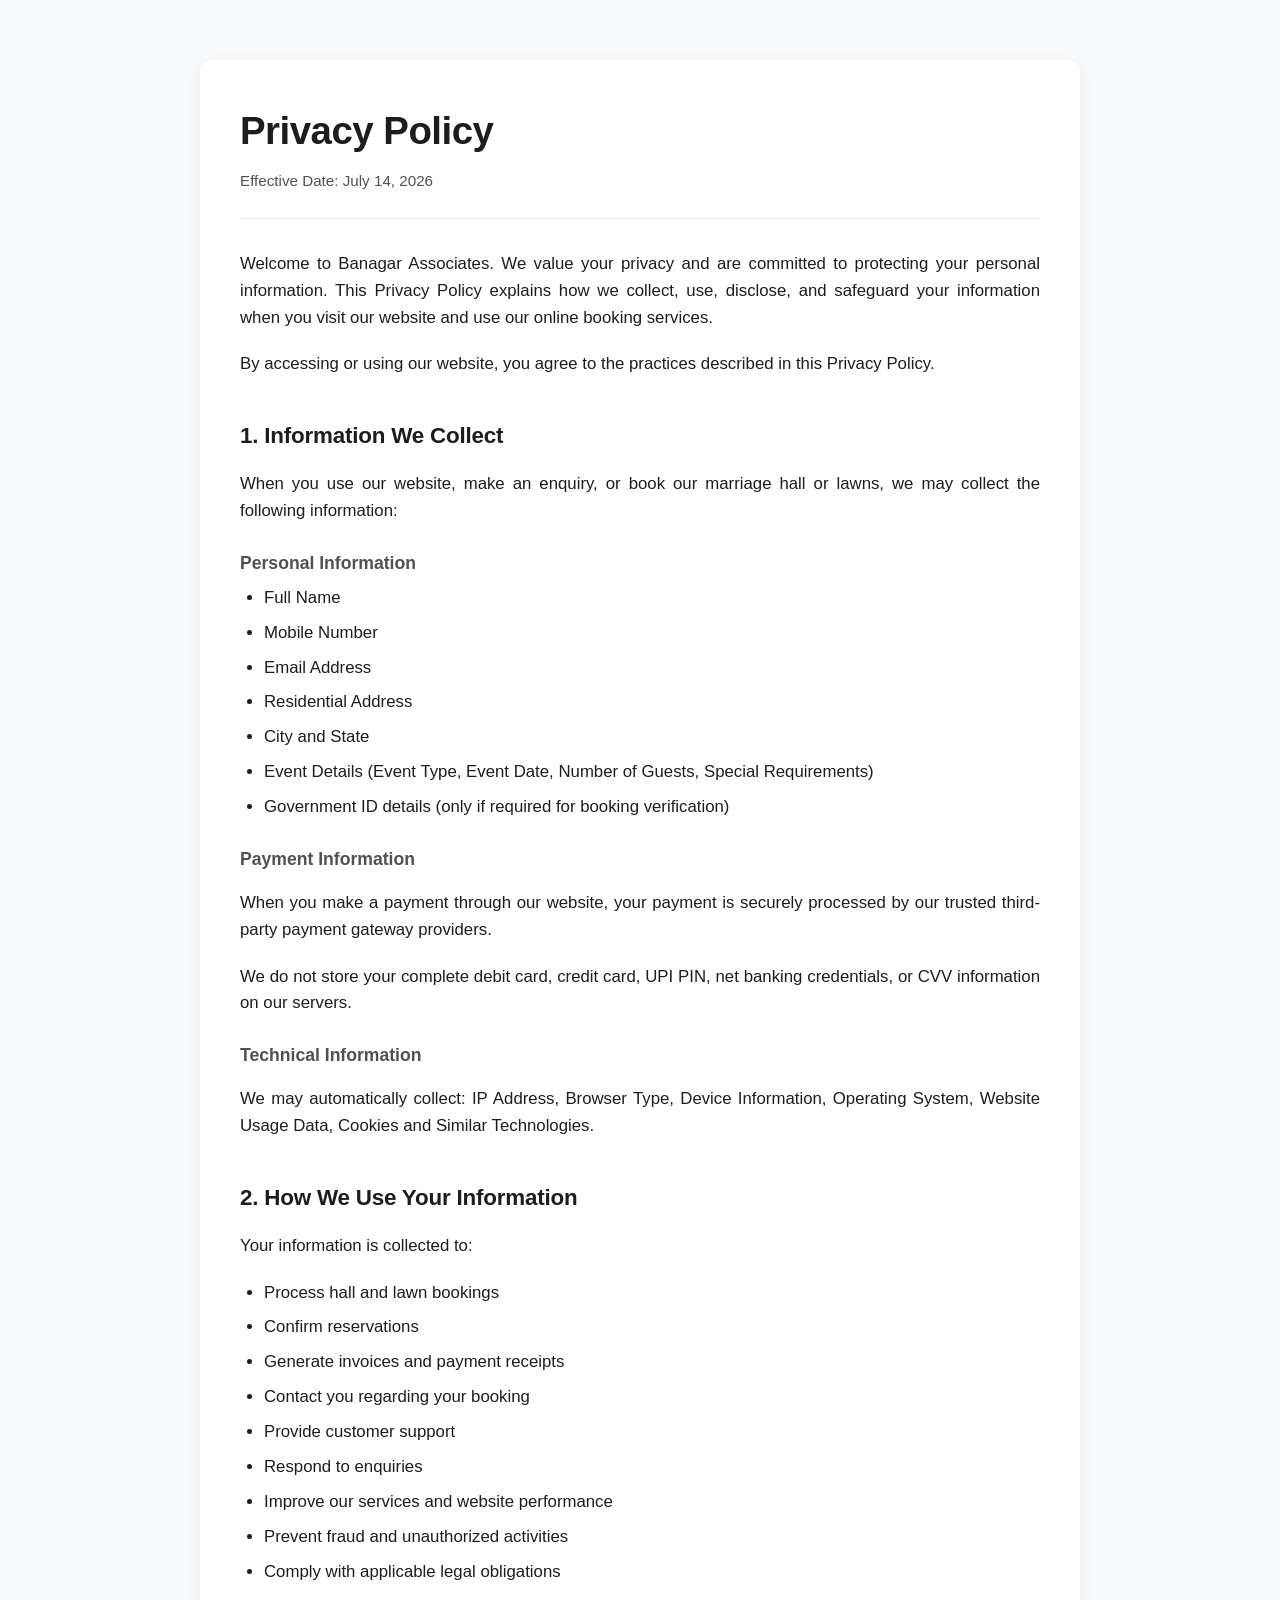
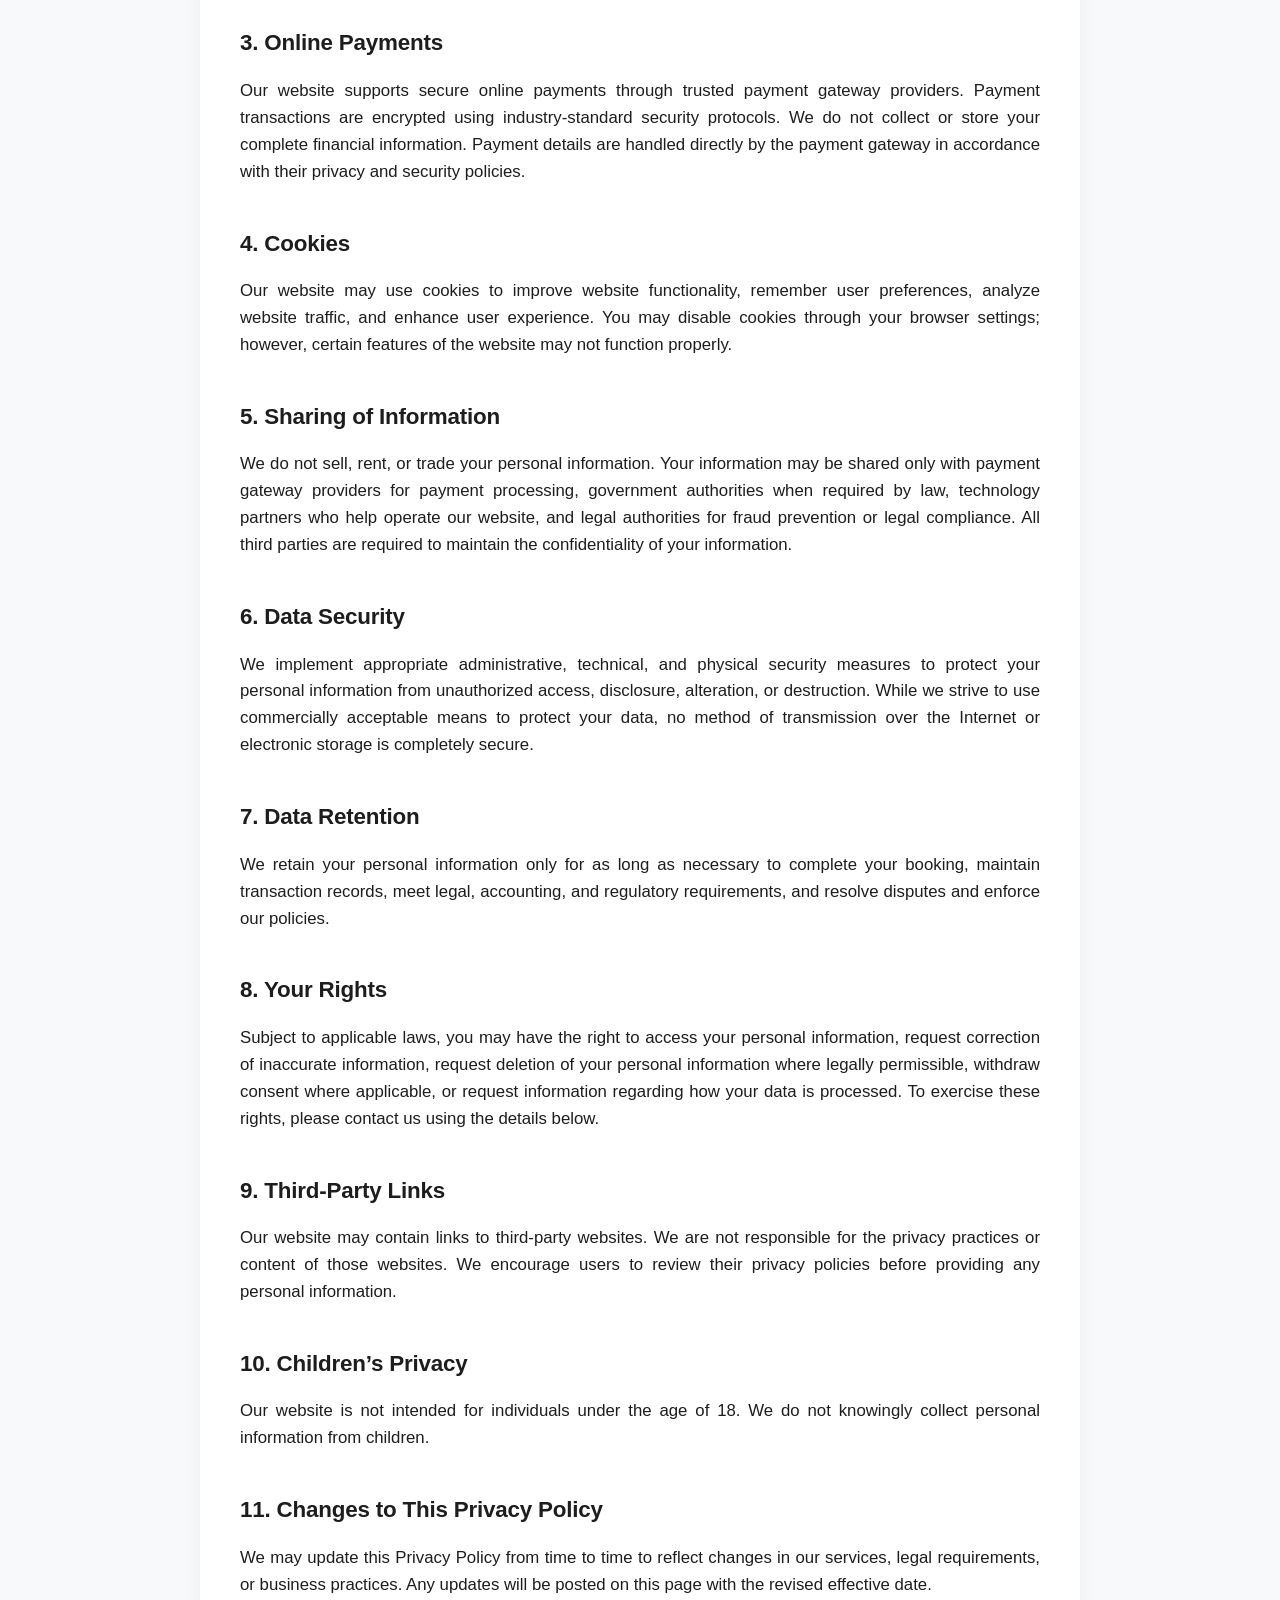
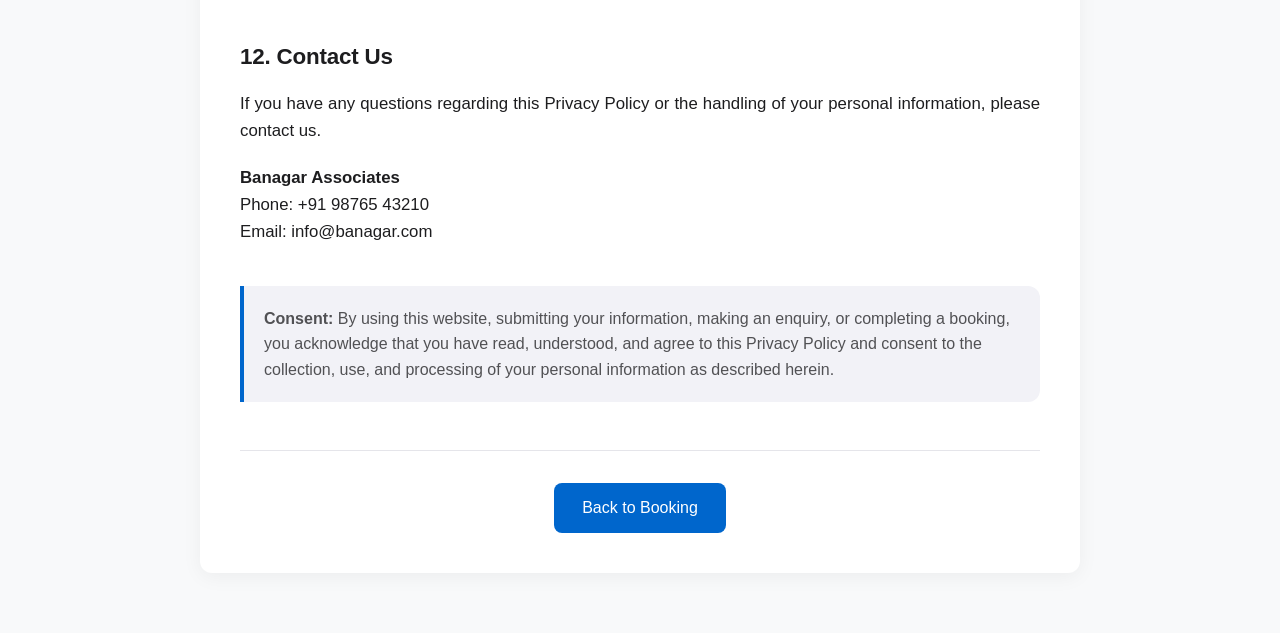
<file: privacy.html>
<!DOCTYPE html>
<html lang="en">
<head>
    <meta charset="UTF-8">
    <meta name="viewport" content="width=device-width, initial-scale=1.0">
    <title>Privacy Policy - Banagar Associates</title>
    
    <!-- Premium Apple-Style Legal Typography Stylesheet -->
    <style>
        :root {
            --bg-color: #f8f9fa;
            --card-bg: #ffffff;
            --text-primary: #1d1d1f;
            --text-secondary: #515154;
            --accent-color: #0066cc;
            --accent-hover: #004499;
            --border-color: #e5e5ea;
            --radius: 12px;
        }

        body {
            margin: 0;
            padding: 0;
            background-color: var(--bg-color);
            font-family: -apple-system, BlinkMacSystemFont, "Segoe UI", Roboto, Helvetica, Arial, sans-serif;
            color: var(--text-primary);
            -webkit-font-smoothing: antialiased;
            line-height: 1.6;
        }

        .legal-container {
            max-width: 800px;
            margin: 60px auto;
            padding: 40px;
            background-color: var(--card-bg);
            border-radius: var(--radius);
            box-shadow: 0 4px 20px rgba(0, 0, 0, 0.05);
        }

        .legal-header {
            border-bottom: 1px solid var(--border-color);
            padding-bottom: 24px;
            margin-bottom: 32px;
        }

        .legal-header h1 {
            font-size: 2.4rem;
            font-weight: 700;
            letter-spacing: -0.5px;
            margin: 0 0 8px 0;
            color: var(--text-primary);
        }

        .effective-date {
            font-size: 0.95rem;
            color: var(--text-secondary);
            margin: 0;
        }

        .legal-content h2 {
            font-size: 1.4rem;
            font-weight: 600;
            letter-spacing: -0.2px;
            margin-top: 40px;
            margin-bottom: 12px;
            color: var(--text-primary);
        }

        .legal-content h3 {
            font-size: 1.1rem;
            font-weight: 600;
            margin-top: 24px;
            margin-bottom: 8px;
            color: var(--text-secondary);
        }

        .legal-content p {
            font-size: 1.05rem;
            margin-bottom: 20px;
            color: var(--text-primary);
            text-align: justify;
        }

        .legal-content ul {
            margin: 0 0 24px 0;
            padding-left: 24px;
        }

        .legal-content ul li {
            font-size: 1.05rem;
            margin-bottom: 8px;
            color: var(--text-primary);
            list-style-type: disc;
        }

        code {
            background-color: #f2f2f7;
            padding: 3px 6px;
            border-radius: 6px;
            font-family: "SF Mono", SFMono-Regular, Consolas, monospace;
            font-size: 0.9em;
            color: #bf4080;
        }

        .consent-box {
            margin-top: 40px;
            padding: 20px;
            background-color: #f2f2f7;
            border-left: 4px solid var(--accent-color);
            border-radius: 0 var(--radius) var(--radius) 0;
            font-size: 1rem;
            color: var(--text-secondary);
        }

        .legal-footer {
            margin-top: 48px;
            border-top: 1px solid var(--border-color);
            padding-top: 32px;
            text-align: center;
        }

        .btn-back {
            display: inline-block;
            padding: 12px 28px;
            background-color: var(--accent-color);
            color: #ffffff;
            font-size: 1rem;
            font-weight: 500;
            text-decoration: none;
            border-radius: 8px;
            transition: background-color 0.2s ease, transform 0.1s ease;
        }

        .btn-back:hover {
            background-color: var(--accent-hover);
        }

        .btn-back:active {
            transform: scale(0.98);
        }

        @media (max-width: 768px) {
            .legal-container {
                margin: 20px 16px;
                padding: 24px;
            }

            .legal-header h1 {
                font-size: 1.8rem;
            }

            .legal-content h2 {
                font-size: 1.25rem;
            }

            .legal-content p, .legal-content ul li {
                font-size: 1rem;
            }
        }
    </style>
</head>
<body>

    <main class="legal-container">
        <header class="legal-header">
            <h1>Privacy Policy</h1>
            <p class="effective-date">Effective Date: July 14, 2026</p>
        </header>

        <section class="legal-content">
            <p>Welcome to Banagar Associates. We value your privacy and are committed to protecting your personal information. This Privacy Policy explains how we collect, use, disclose, and safeguard your information when you visit our website and use our online booking services.</p>
            <p>By accessing or using our website, you agree to the practices described in this Privacy Policy.</p>

            <h2>1. Information We Collect</h2>
            <p>When you use our website, make an enquiry, or book our marriage hall or lawns, we may collect the following information:</p>
            
            <h3>Personal Information</h3>
            <ul>
                <li>Full Name</li>
                <li>Mobile Number</li>
                <li>Email Address</li>
                <li>Residential Address</li>
                <li>City and State</li>
                <li>Event Details (Event Type, Event Date, Number of Guests, Special Requirements)</li>
                <li>Government ID details (only if required for booking verification)</li>
            </ul>

            <h3>Payment Information</h3>
            <p>When you make a payment through our website, your payment is securely processed by our trusted third-party payment gateway providers.</p>
            <p>We do not store your complete debit card, credit card, UPI PIN, net banking credentials, or CVV information on our servers.</p>

            <h3>Technical Information</h3>
            <p>We may automatically collect: IP Address, Browser Type, Device Information, Operating System, Website Usage Data, Cookies and Similar Technologies.</p>

            <h2>2. How We Use Your Information</h2>
            <p>Your information is collected to:</p>
            <ul>
                <li>Process hall and lawn bookings</li>
                <li>Confirm reservations</li>
                <li>Generate invoices and payment receipts</li>
                <li>Contact you regarding your booking</li>
                <li>Provide customer support</li>
                <li>Respond to enquiries</li>
                <li>Improve our services and website performance</li>
                <li>Prevent fraud and unauthorized activities</li>
                <li>Comply with applicable legal obligations</li>
            </ul>

            <h2>3. Online Payments</h2>
            <p>Our website supports secure online payments through trusted payment gateway providers. Payment transactions are encrypted using industry-standard security protocols. We do not collect or store your complete financial information. Payment details are handled directly by the payment gateway in accordance with their privacy and security policies.</p>

            <h2>4. Cookies</h2>
            <p>Our website may use cookies to improve website functionality, remember user preferences, analyze website traffic, and enhance user experience. You may disable cookies through your browser settings; however, certain features of the website may not function properly.</p>

            <h2>5. Sharing of Information</h2>
            <p>We do not sell, rent, or trade your personal information. Your information may be shared only with payment gateway providers for payment processing, government authorities when required by law, technology partners who help operate our website, and legal authorities for fraud prevention or legal compliance. All third parties are required to maintain the confidentiality of your information.</p>

            <h2>6. Data Security</h2>
            <p>We implement appropriate administrative, technical, and physical security measures to protect your personal information from unauthorized access, disclosure, alteration, or destruction. While we strive to use commercially acceptable means to protect your data, no method of transmission over the Internet or electronic storage is completely secure.</p>

            <h2>7. Data Retention</h2>
            <p>We retain your personal information only for as long as necessary to complete your booking, maintain transaction records, meet legal, accounting, and regulatory requirements, and resolve disputes and enforce our policies.</p>

            <h2>8. Your Rights</h2>
            <p>Subject to applicable laws, you may have the right to access your personal information, request correction of inaccurate information, request deletion of your personal information where legally permissible, withdraw consent where applicable, or request information regarding how your data is processed. To exercise these rights, please contact us using the details below.</p>

            <h2>9. Third-Party Links</h2>
            <p>Our website may contain links to third-party websites. We are not responsible for the privacy practices or content of those websites. We encourage users to review their privacy policies before providing any personal information.</p>

            <h2>10. Children’s Privacy</h2>
            <p>Our website is not intended for individuals under the age of 18. We do not knowingly collect personal information from children.</p>

            <h2>11. Changes to This Privacy Policy</h2>
            <p>We may update this Privacy Policy from time to time to reflect changes in our services, legal requirements, or business practices. Any updates will be posted on this page with the revised effective date.</p>

            <h2>12. Contact Us</h2>
            <p>If you have any questions regarding this Privacy Policy or the handling of your personal information, please contact us.</p>
            
            <p><strong>Banagar Associates</strong><br>
            Phone: +91 98765 43210<br>
            Email: info@banagar.com</p>

            <div class="consent-box">
                <strong>Consent:</strong> By using this website, submitting your information, making an enquiry, or completing a booking, you acknowledge that you have read, understood, and agree to this Privacy Policy and consent to the collection, use, and processing of your personal information as described herein.
            </div>
        </section>

        <footer class="legal-footer">
            <!-- Back to booking link targeted to the root file structure -->
            <a href="booking.html" class="btn-back">Back to Booking</a>
        </footer>
    </main>

</body>
</html>
</file>
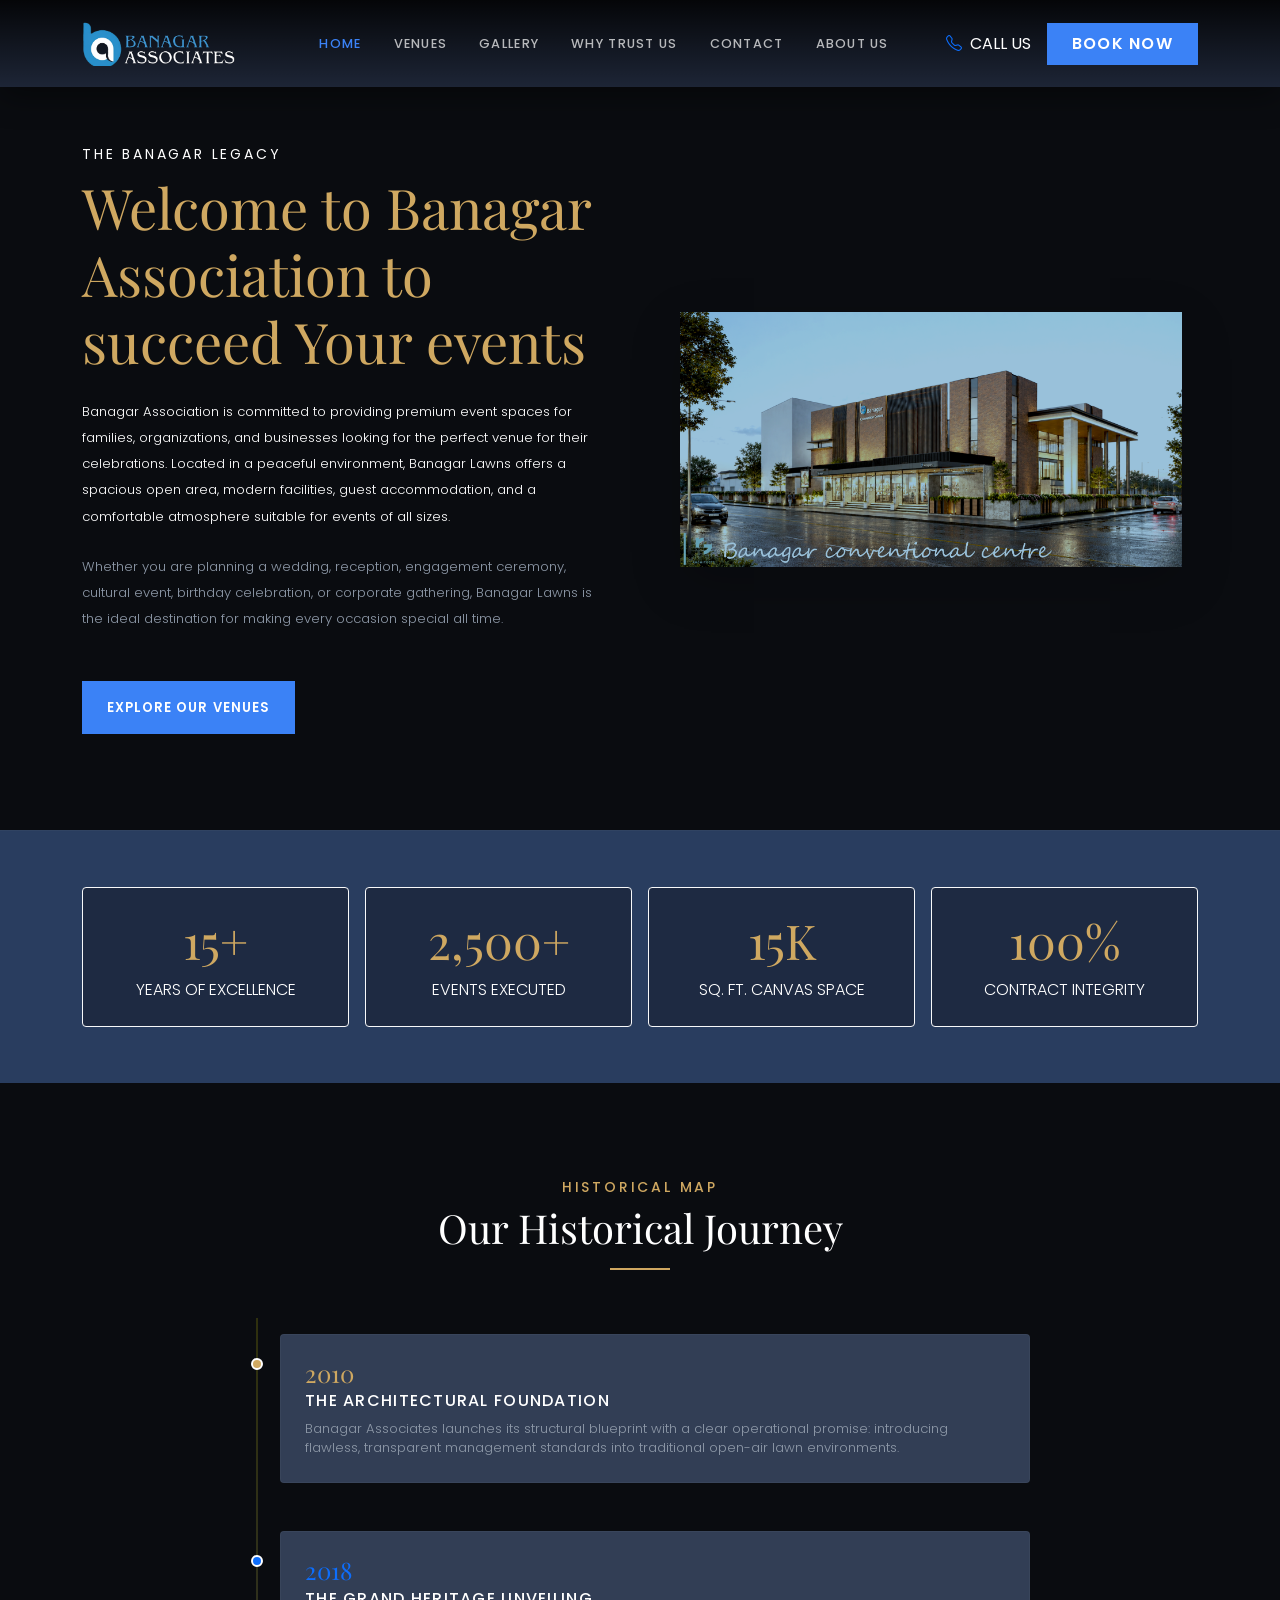
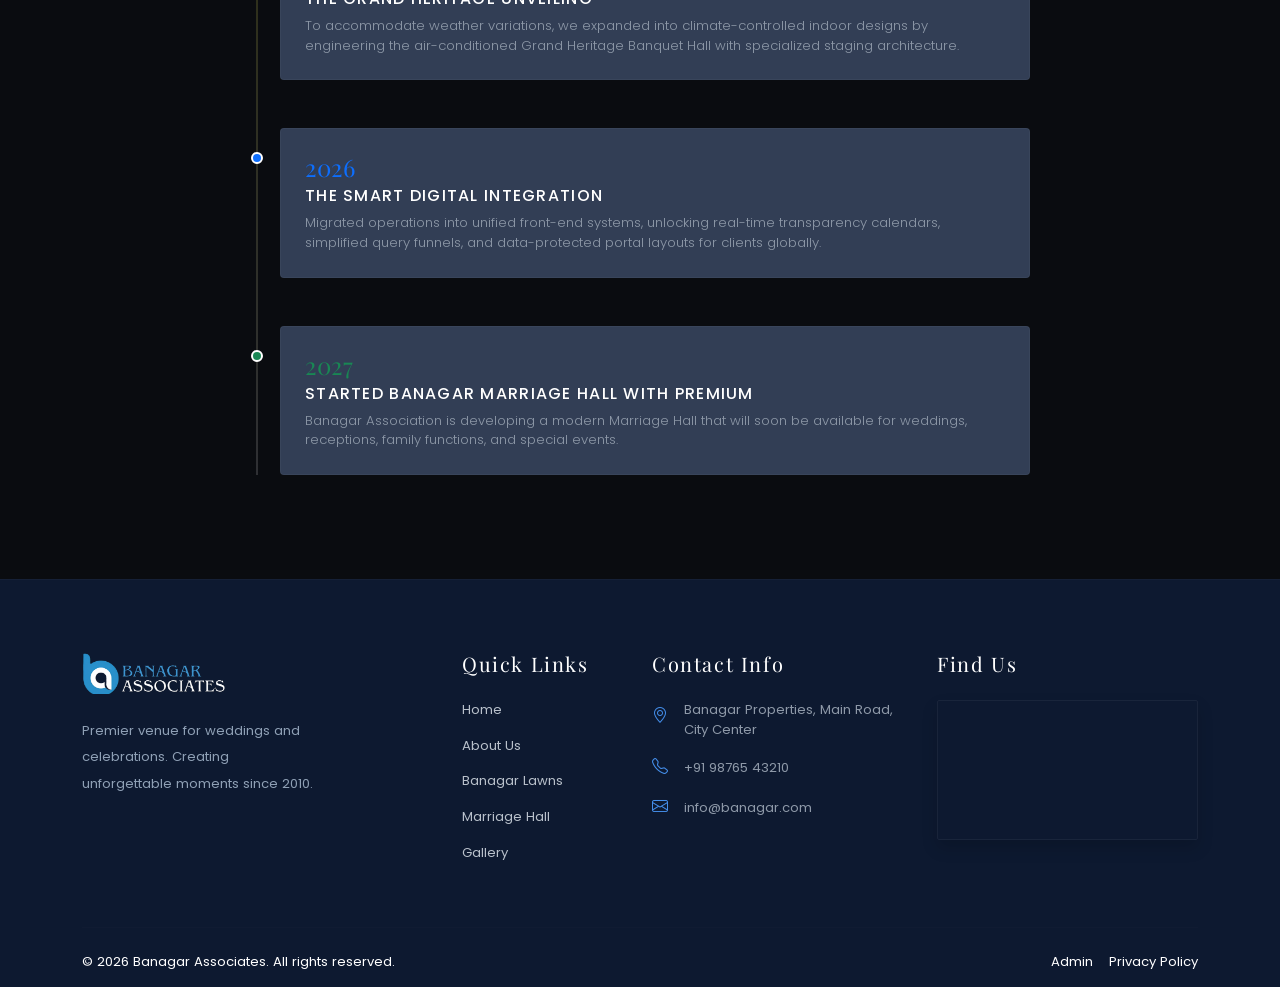
<file: frontend/about.html>
<!DOCTYPE html>
<html lang="en">
<head>
    <meta charset="UTF-8">
    <meta name="viewport" content="width=device-width, initial-scale=1.0">
    <title>Banagar Lawns Hubli | Wedding Venue, Reception & Event Space | Banagar Association</title>
    <meta name="description" content="Banagar Lawns by Banagar Association is a premium wedding and event venue in Hubli-Dharwad. Ideal for weddings, receptions, engagements, birthdays, family functions, and corporate events. Spacious lawn, guest rooms, kitchen facility, parking, and online booking available.">
    <meta name="keywords" content="Banagar Lawns Hubli,Banagar Association Hubli,Marriage Hall Hubli,Wedding Venue Hubli,Reception Hall Hubli,Function Hall Hubli,Event Venue Hubli,Wedding Lawn Hubli,Marriage Hall Dharwad,Wedding Venue Dharwad,Function Hall Dharwad,Reception Venue Dharwad,Best Marriage Hall Hubli,Best Wedding Lawn Hubli,Event Management Venue Hubli,Wedding Booking Hubli,Online Venue Booking Hubli,Wedding Function Hall Dharwad,Engagement Venue Hubli,Birthday Party Venue Hubli,Corporate Event Venue Hubli,Outdoor Wedding Venue Hubli,Lawn for Wedding Hubli,Marriage Hall Near Hubli,Marriage Hall Near Dharwad,Wedding Reception Venue Hubli,Banquet Hall Hubli,Event Space Hubli,Event Venue Dharwad,Wedding Venue Karnataka,Wedding Lawn Dharwad,Marriage Hall Karnataka,Family Function Venue Hubli,Cultural Event Venue Hubli,Banagar Lawns Dharwad,Banagar Marriage Hall,Wedding Venue Hubli Dharwad,Best Function Hall Dharwad,Affordable Marriage Hall Hubli,Premium Wedding Venue Hubli,Hubli wedding venue,Hubli marriage hall,Hubli reception hall,Dharwad wedding venue,Dharwad marriage hall,Wedding lawn near Hubli,Wedding lawn near Dharwad,Best wedding venue in Hubli,Best marriage hall in Dharwad,Outdoor event venue Hubli,Event space Hubli Dharwad">
    <link href="https://cdn.jsdelivr.net/npm/bootstrap@5.3.2/dist/css/bootstrap.min.css" rel="stylesheet">
    <link rel="stylesheet" href="https://cdn.jsdelivr.net/npm/bootstrap-icons@1.11.3/font/bootstrap-icons.min.css">
    <link rel="stylesheet" href="https://cdnjs.cloudflare.com/ajax/libs/animate.css/4.1.1/animate.min.css"/>
    <link href="https://fonts.googleapis.com/css2?family=Playfair+Display:ital,wght@0,300;0,400;1,300&family=Poppins:wght@200;300;400;500;600&display=swap" rel="stylesheet">
    <link rel="stylesheet" href="../index.css">
    <style>
        :root {
            --bg-deep-base: #0a0c10;
            --bg-dark-midnight: #0b0e14;
            --bg-card-surface: #131a26;
            --primary-blue: #3b82f6;
            --accent-gold: #cfa861;
            --text-slate-muted: #8e99a8;
        }

        body {
            font-family: 'Poppins', sans-serif;
            background-color: var(--bg-deep-base);
            color: #ffffff;
            overflow-x: hidden;
        }

        /* Typography & Helper Classes */
        .font-serif { font-family: 'Playfair Display', serif; }
        .text-gold { color: var(--accent-gold); }
        .text-light-muted { color: var(--text-slate-muted); }
        .tracking-widest { letter-spacing: 0.2em; }
        .tracking-wide { letter-spacing: 0.08em; }
        .accent-line { width: 60px; height: 2px; background-color: var(--accent-gold); }
        .fs-7 { font-size: 0.82rem !important; }
        .fs-8 { font-size: 0.72rem !important; }
        .max-w-xl { max-width: 600px; }
        .max-w-md { max-width: 780px; }
        .filter-cool { filter: brightness(0.9) contrast(1.05); }

        /* Navigation Bar Structural Adjustments */
        .navbar {
            background-color: #1d2536 !important;
            box-shadow: 0 10px 30px rgba(0,0,0,0.4);
        }
        .brand-logo-frame { height: 42px; 
            display: flex; 
            align-items: center; 
        }
        .brand-logo-frame img { 
            height: 100%; 
            width: auto; 
            object-fit: contain; 
        }
        .nav-link {
            font-size: 0.8rem;
            font-weight: 500;
            letter-spacing: 0.1em;
            color: rgba(255,255,255,0.7) !important;
            transition: color 0.2s ease;
        }
        .nav-link:hover, .nav-link.active { color: var(--primary-blue) !important; }
        
        /* Active Navbar Route Outline Pill */
        .contact-nav-pill {
            border: 1px solid var(--primary-blue);
            border-radius: 20px;
            color: #ffffff !important;
        }

        /* Section 1: Editorial Hero Layout Adjustments */
        .border-gold-frame {
            border: 1px solid rgba(228, 217, 197, 0.3) !important;
            transform: translate(12px, 12px);
            z-index: 1;
        }

        /* Section 2: Blue-Navy Premium Metrics Panel */
        .bg-midnight-premium { background-color: #293d5f !important; }

        .bg-slate-surface {
            background-color: #1e2a42 !important; /* Matches the solid card tone of the venue cards */
            }

        .simple-metric-card {
            border-radius: 4px;
            transition: background-color 0.25s ease, transform 0.25s ease;
            }

/* Subtle response on user hover without breaking layout simplicity */
        .simple-metric-card:hover {
            background-color: #131a26 !important;
            transform: translateY(-3px);
            }

        /* Section 3: Interactive Chronological Timeline Design */
        .timeline-container { position: relative; 
            padding-left: 30px; 
        }
        .timeline-center-spine {
            position: absolute; 
            top: 0; 
            bottom: 0; 
            left: 6px; 
            width: 2px;
            background: linear-gradient(to bottom,yellow 0%,  50%, #ffffff 100%);
            opacity: 0.15;
        }

        .timeline-dot {
            position: absolute; 
            left: -29px; 
            top: 24px; 
            width: 12px; 
            height: 12px;
            border-radius: 50%; 
            border: 2px solid #ffffff; 
            z-index: 1;
        }
        .timeline-card {
            border: 1px solid rgba(223, 211, 211, 0.04);
            border-radius: 4px;
            background-color: #323e55;
            transition: background-color 0.25s ease;
        }
        .timeline-card:hover { background-color: #1e2a42 !important; }

        /* Layout Footer Framework */
        .footer-section { background-color: #0d1930 !important; 
            border-top: 1px solid rgba(255, 255, 255, 0.03); 
        }
        .footer-logo { height: 40px; 
            width: auto; 
            object-fit: contain; 
        }
        .footer-links li a { color: #b9c1cb !important; 
            text-decoration: none; 
            transition: color 0.2s ease; 
        }
        .footer-links li a:hover { color: var(--primary-blue) !important; }
        .footer-map-container { width: 100%; 
            height: 140px; 
            border: 1px solid rgba(255, 255, 255, 0.05); 
        }
        .footer-map-container iframe { filter: grayscale(1) invert(0.92) contrast(1.1) brightness(0.95); }
        .sub-footer-links a { color: #a5abb0; 
            text-decoration: none; 
            transition: color 0.2s ease; 
        }
        .sub-footer-links a:hover { color: #ffffff !important; }

        @media (max-width: 991.98px) {
    /* Resets the active link border pill to an elegant side-border on mobile menus */
    .contact-nav-pill {
        border: none !important;
        border-left: 2px solid var(--primary-blue) !important;
        border-radius: 0 !important;
        padding-left: 15px !important;
    }

    /* Prevents the decorative gold frame layout from causing horizontal overflow */
    .border-gold-frame {
        transform: translate(0, 0) !important;
        position: relative !important;
    }
    
    .layout-frame-wrapper {
        padding: 0 !important;
    }
}

/* 2. SMARTPHONES / PORTRAIT MOBILE VIEWS (Max-width: 767.98px) */
@media (max-width: 767.98px) {
    /* Editorial Hero Section Adjustments */
    .display-4 {
        font-size: 2.15rem !important;
        line-height: 1.3 !important;
        text-align: center;
    }

    /* Centers headers and scales paragraphs nicely */
    .py-5 .text-center-sm-fallback {
        text-align: center !important;
    }

    /* Metrics Section: Forces a clean 2x2 grid box presentation */
    .bg-midnight-premium .col-6 {
        padding: 6px !important;
    }

    .simple-metric-card {
        padding: 20px 10px !important;
    }

    .simple-metric-card .display-5 {
        font-size: 1.85rem !important;
    }

    .simple-metric-card .fs-8 {
        font-size: 0.68rem !important;
    }

    /* Chronological Timeline Layout Adjustments */
    .timeline-container {
        padding-left: 20px !important;
    }

    .timeline-center-spine {
        left: 4px !important;
    }

    .timeline-dot {
        left: -21px !important;
        top: 20px !important;
        width: 10px !important;
        height: 10px !important;
    }

    .timeline-card {
        padding: 20px !important;
    }

    .timeline-card .h4 {
        font-size: 1.25rem !important;
    }

    .timeline-card h4.h6 {
        font-size: 0.8rem !important;
        letter-spacing: 0.05em !important;
    }
}

/* 3. EXTRA SMALL DEVICES (Max-width: 375px) */
@media (max-width: 375px) {
    .display-4 {
        font-size: 1.85rem !important;
    }

    .simple-metric-card .display-5 {
        font-size: 1.6rem !important;
    }
}
    </style>
</head>
<body>

    <nav class="navbar navbar-expand-lg navbar-dark fixed-top py-3">
        <div class="container">
            <a class="navbar-brand d-flex align-items-center" href="#home">
                <div class="brand-logo me-2"><img src="../assets/images/logo-01.png" alt="Banagar Associates Logo"></div>
                <div class="brand-text">   
                </div>
            </a>
            <button class="navbar-toggler border-0" type="button" data-bs-toggle="collapse" data-bs-target="#navbarNav">
                <span class="navbar-toggler-icon"></span>
            </button>
            <div class="collapse navbar-collapse" id="navbarNav">
                <ul class="navbar-nav mx-auto mb-2 mb-lg-0 gap-3">
                   <li class="nav-item"><a class="nav-link active" href="../index.html">HOME</a></li>
                    <li class="nav-item"><a class="nav-link" href="../index.html#venues">VENUES</a></li>
                    <li class="nav-item"><a class="nav-link" href="../index.html#gallery">GALLERY</a></li>
                    <li class="nav-item"><a class="nav-link" href="../index.html#trust">WHY TRUST US</a></li>
                    <li class="nav-item"><a class="nav-link" href="../frontend/contact.html">CONTACT</a></li>
                    <li class="nav-item"><a class="nav-link" href="../frontend/about.html">ABOUT US</a></li>
                </ul>
                <div class="d-flex align-items-center gap-3">
                    <a href="tel:+911234567890" class="text-white text-decoration-none fs-6 d-none d-xl-inline"><i class="bi bi-telephone text-primary me-2"></i>CALL US</a>
                    <a href="../frontend/booking.html" class="btn btn-primary px-4 py-2 fw-semibold tracking-wide rounded-0">BOOK NOW</a>
                </div>
            </div>
        </div>
    </nav>

    <section class="py-5 mt-5 position-relative">
        <div class="container py-5">
            <div class="row align-items-center g-5">
                <div class="col-lg-6" data-animate="fadeInLeft">
                    <span class="text-blue tracking-widest text-uppercase small d-block mb-2">THE BANAGAR LEGACY</span>
                    <h1 class="display-4 text-gold main-heading font-serif fw-light mb-4">Welcome to Banagar Association to succeed Your events</h1>
                    <p class="text-white fs-7 fw-light lh-lg mb-4">
                        Banagar Association is committed to providing premium event spaces for families, organizations, and businesses looking for the perfect venue for their celebrations.
                        Located in a peaceful environment, Banagar Lawns offers a spacious open area, modern facilities, guest accommodation, and a comfortable atmosphere suitable for events of all sizes.
                    <p class="text-light-muted fs-7 fw-light lh-lg mb-5">
                         Whether you are planning a wedding, reception, engagement ceremony, cultural event, birthday celebration, or corporate gathering, Banagar Lawns is the ideal destination for making every occasion special all time.
                    </p>
                    <a href="./venues.html" class="btn btn-primary px-4 py-3 fw-semibold rounded-0 tracking-wide fs-7">EXPLORE OUR VENUES</a>
                </div>
                <div class="col-lg-6" data-animate="fadeInRight">
                    <div class="position-relative p-3 layout-frame-wrapper">
                        <div class="border-gold-frame position-absolute inset-0 m-1"></div>
                        <img src="../assets/images/abt.png" alt="Banagar Luxury Legacy Presentation" class="img-fluid position-relative z-2 rounded-0 shadow-lg filter-grayscale">
                    </div>
                </div>
            </div>
        </div>
    </section>

    <section class="py-5 bg-midnight-premium border-top border-bottom border-secondary border-bottom-0 border-opacity-10">
        <div class="container py-2">
            <div class="row g-3 text-center">
                
                <div class="col-6 col-lg-3" data-animate="fadeInUp">
                    <div class="p-4 bg-slate-surface h-100 simple-metric-card border border-light border-opacity-5">
                        <div class="display-5 font-serif text-gold mb-2 fw-light">15+</div>
                        <span class="fs-9 text-uppercase tracking-wider text-white fw-light d-block">Years of Excellence</span>
                    </div>
                </div>
                
                <div class="col-6 col-lg-3" data-animate="fadeInUp">
                    <div class="p-4 bg-slate-surface h-100 simple-metric-card border border-light border-opacity-5">
                        <div class="display-5 font-serif text-gold mb-2 fw-light">2,500+</div>
                        <span class="fs-9 text-uppercase tracking-wider text-white fw-light d-block">Events Executed</span>
                    </div>
                </div>
                
                <div class="col-6 col-lg-3" data-animate="fadeInUp">
                    <div class="p-4 bg-slate-surface h-100 simple-metric-card border border-light border-opacity-5">
                        <div class="display-5 font-serif text-gold mb-2 fw-light">15K</div>
                        <span class="fs-9 text-uppercase tracking-wider text-white fw-light d-block">Sq. Ft. Canvas Space</span>
                    </div>
                </div>
                
                <div class="col-6 col-lg-3" data-animate="fadeInUp">
                    <div class="p-4 bg-slate-surface h-100 simple-metric-card border border-light border-opacity-5">
                        <div class="display-5 font-serif text-gold mb-2 fw-light">100%</div>
                        <span class="fs-9 text-uppercase tracking-wider text-white fw-light d-block">Contract Integrity</span>
                    </div>
                </div>

            </div>
        </div>
    </section>

    <section class="py-5 bg-dark-deep">
        <div class="container py-5">
            
            <div class="text-center max-w-xl mx-auto mb-5" data-animate="fadeInDown">
                <h6 class="text-gold tracking-widest text-uppercase small mb-2">HISTORICAL MAP</h6>
                <h2 class="display-6 text-white font-serif fw-light">Our Historical Journey</h2>
                <div class="accent-line mx-auto my-3"></div>
            </div>

            <div class="timeline-container position-relative mx-auto mt-5 pt-3 max-w-md">
                <div class="timeline-center-spine"></div>

                <div class="timeline-row mb-5 position-relative" data-animate="fadeInUp">
                    <div class="timeline-dot bg-gold"></div>
                    <div class="timeline-card p-4">
                        <span class="font-serif text-gold h4 d-block mb-1 fw-light">2010</span>
                        <h4 class="h6 text-white text-uppercase tracking-wide mb-2">The Architectural Foundation</h4>
                        <p class="text-light-muted fs-7 mb-0 lh-base fw-light">Banagar Associates launches its structural blueprint with a clear operational promise: introducing flawless, transparent management standards into traditional open-air lawn environments.</p>
                    </div>
                </div>

                <div class="timeline-row mb-5 position-relative" data-animate="fadeInUp">
                    <div class="timeline-dot bg-primary"></div>
                    <div class="timeline-card p-4">
                        <span class="font-serif text-primary h4 d-block mb-1 fw-light">2018</span>
                        <h4 class="h6 text-white text-uppercase tracking-wide mb-2">The Grand Heritage Unveiling</h4>
                        <p class="text-light-muted fs-7 mb-0 lh-base fw-light">To accommodate weather variations, we expanded into climate-controlled indoor designs by engineering the air-conditioned Grand Heritage Banquet Hall with specialized staging architecture.</p>
                    </div>
                </div>

                <div class="timeline-row mb-5 position-relative" data-animate="fadeInUp">
                    <div class="timeline-dot bg-primary"></div>
                    <div class="timeline-card p-4">
                        <span class="font-serif text-primary h4 d-block mb-1 fw-light">2026</span>
                        <h4 class="h6 text-white text-uppercase tracking-wide mb-2">The Smart Digital Integration</h4>
                        <p class="text-light-muted fs-7 mb-0 lh-base fw-light">Migrated operations into unified front-end systems, unlocking real-time transparency calendars, simplified query funnels, and data-protected portal layouts for clients globally.</p>
                    </div>
                </div>

                <div class="timeline-row mb-2 position-relative" data-animate="fadeInUp">
                    <div class="timeline-dot bg-success"></div>
                    <div class="timeline-card p-4">
                        <span class="font-serif text-success h4 d-block mb-1 fw-light">2027</span>
                        <h4 class="h6 text-white text-uppercase tracking-wide mb-2">Started Banagar Marriage Hall with Premium</h4>
                        <p class="text-light-muted fs-7 mb-0 lh-base fw-light">Banagar Association is developing a modern Marriage Hall that will soon be available for weddings, receptions, family functions, and special events.</p>
                    </div>
                </div>
            </div>

        </div>
    </section>

    <footer class="footer-section pt-5 pb-3">
        <div class="container pt-4">
            <div class="row g-4 mb-5">
                <div class="col-sm-6 col-lg-3">
                    <div class="footer-brand mb-4">
                        <div class="brand-logo-frame">
                            <img src="../assets/images/logo-01.png" alt="Banagar Associates Logo" class="footer-logo">
                        </div>
                    </div>
                    <p class="text-light-muted fs-7 lh-lg pe-xl-4 footer-desc">
                        Premier venue for weddings and celebrations. Creating unforgettable moments since 2010.
                    </p>
                </div>
                <div class="col-sm-6 col-lg-2 offset-lg-1">
                    <h4 class="h5 text-white font-serif mb-4 fw-normal tracking-wide">Quick Links</h4>
                    <ul class="list-unstyled footer-links d-grid gap-3 fs-7">
                        <li><a href="index.html#home">Home</a></li>
                        <li><a href="about.html">About Us</a></li>
                        <li><a href="index.html#venues">Banagar Lawns</a></li>
                        <li><a href="index.html#venue-catalog">Marriage Hall</a></li>
                        <li><a href="index.html#gallery">Gallery</a></li>
                    </ul>
                </div>
                <div class="col-sm-6 col-lg-3">
                    <h4 class="h5 text-white font-serif mb-4 fw-normal tracking-wide">Contact Info</h4>
                    <ul class="list-unstyled footer-contact-list d-grid gap-3 fs-7 text-light-muted">
                        <li class="d-flex align-items-start gap-3"><i class="bi bi-geo-alt text-primary mt-1"></i><span>Banagar Properties, Main Road,<br>City Center</span></li>
                        <li class="d-flex align-items-center gap-3"><i class="bi bi-telephone text-primary"></i><span>+91 98765 43210</span></li>
                        <li class="d-flex align-items-center gap-3"><i class="bi bi-envelope text-primary"></i><span>info@banagar.com</span></li>
                    </ul>
                </div>
                <div class="col-sm-6 col-lg-3">
                    <h4 class="h5 text-white font-serif mb-4 fw-normal tracking-wide">Find Us</h4>
                    <div class="footer-map-container position-relative overflow-hidden shadow">
                        <iframe src="https://www.google.com/maps/embed?pb=!1m18!1m12!1m3!1d3821.670807!2d73.8474!3d18.5204!2m3!1f0!2f0!3f0!3m2!1i1024!2i768!4f13.1!3m3!1m2!1s0x0%3A0x0!2zMTjCsDMxJzEzLjQiTiA3M8KwNTAnNTAuNiJF!5e0!3m2!1sen!2sin!4v1716300000000!5m2!1sen!2sin" width="100%" height="100%" style="border:0;" allowfullscreen="" loading="lazy"></iframe>
                    </div>
                </div>
            </div>
            <hr class="border-secondary border-opacity-10 my-4">
            <div class="row align-items-center fs-7 text-white g-3">
                <div class="col-md-6 text-center text-md-start"><p class="mb-0">© 2026 Banagar Associates. All rights reserved.</p></div>
                <div class="col-md-6 text-center text-md-end">
                    <div class="d-flex justify-content-center justify-content-md-end gap-3 sub-footer-links">
                        <a href="../frontend/adminlogin.html" class="text-white text-decoration-none">Admin</a>
                        <a href="../privacy.html" class="text-white text-decoration-none">Privacy Policy</a>
                    </div>
                </div>
            </div>
        </div>
    </footer>

    <script src="https://cdn.jsdelivr.net/npm/bootstrap@5.3.2/dist/js/bootstrap.bundle.min.js"></script>
    
    <script>
        document.addEventListener("DOMContentLoaded", function () {
            const lazyObserver = new IntersectionObserver((elements) => {
                elements.forEach(node => {
                    if(node.isIntersecting) {
                        node.target.classList.add('animate__animated', node.target.dataset.animate);
                        lazyObserver.unobserve(node.target);
                    }
                });
            }, { threshold: 0.05 });
            document.querySelectorAll('[data-animate]').forEach(el => lazyObserver.observe(el));
        });
    </script>
    <script src="../api-integration.js"></script>
</body>
</html>
</file>
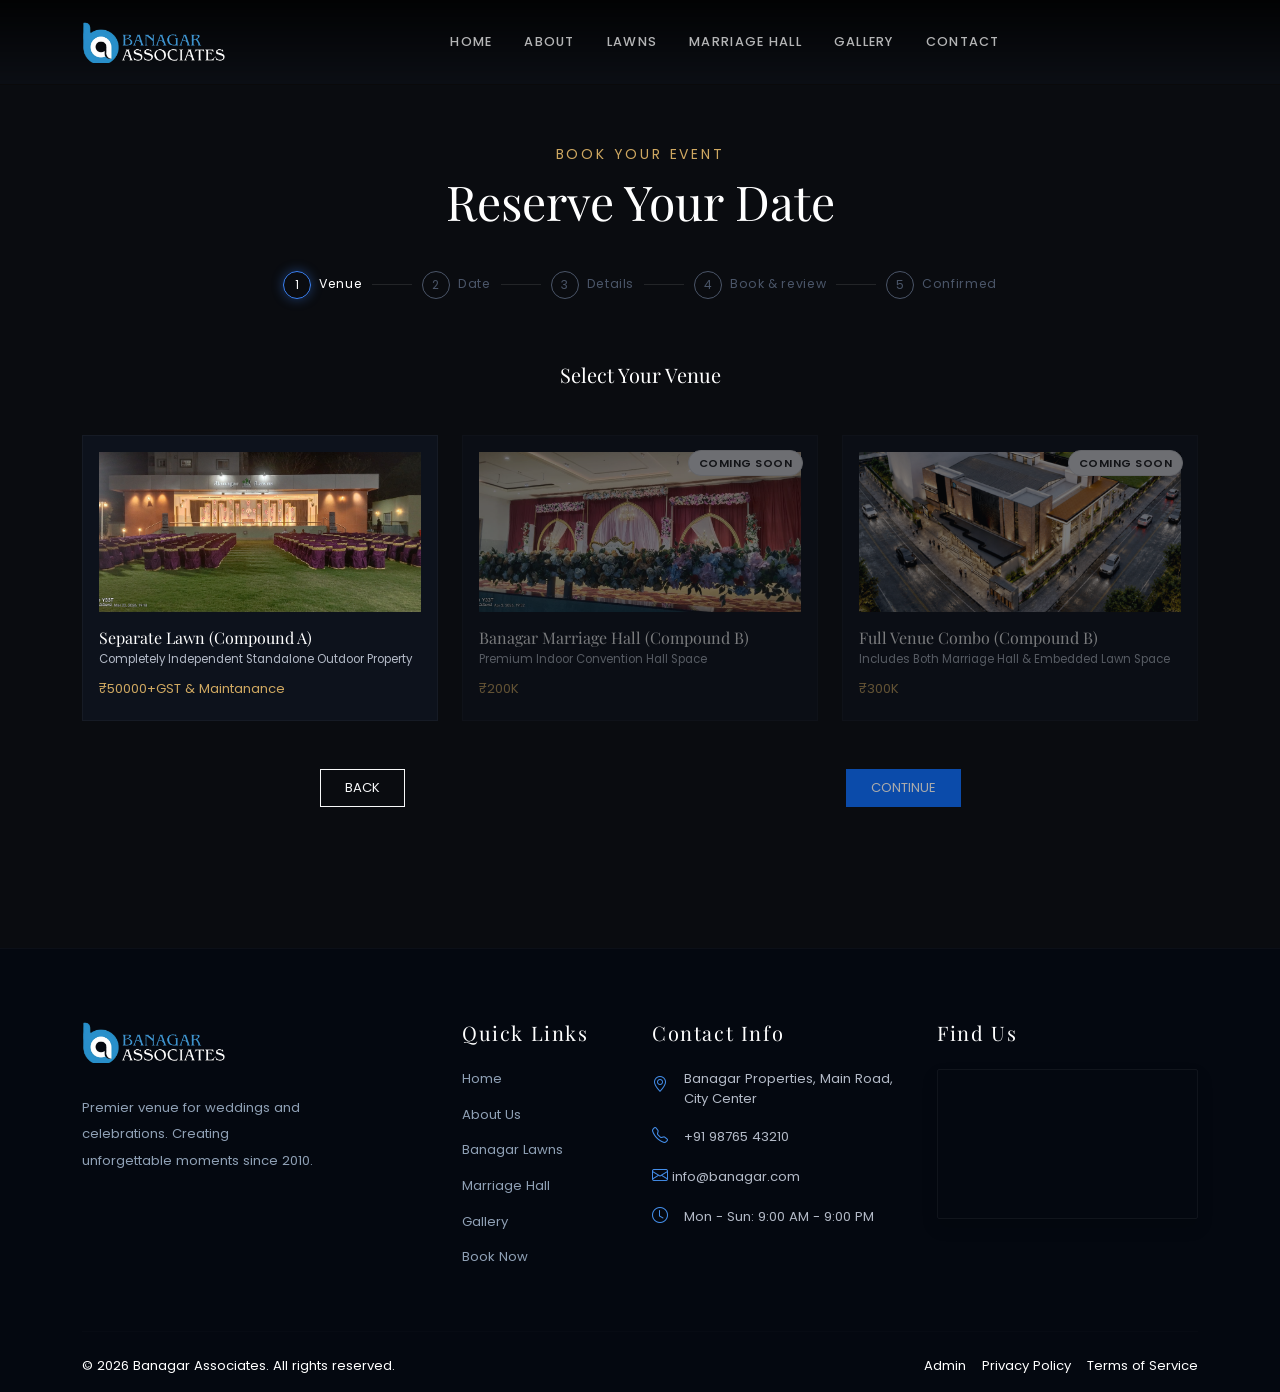
<file: frontend/booking.html>
<!DOCTYPE html>
<html lang="en">
<head>
    <meta charset="UTF-8">
    <meta name="viewport" content="width=device-width, initial-scale=1.0">
    <title>Banagar Lawns Hubli | Wedding Venue, Reception & Event Space | Banagar Association</title>
    <meta name="description" content="Banagar Lawns by Banagar Association is a premium wedding and event venue in Hubli-Dharwad. Ideal for weddings, receptions, engagements, birthdays, family functions, and corporate events. Spacious lawn, guest rooms, kitchen facility, parking, and online booking available.">
    <meta name="keywords" content="Banagar Lawns Hubli,Banagar Association Hubli,Marriage Hall Hubli,Wedding Venue Hubli,Reception Hall Hubli,Function Hall Hubli,Event Venue Hubli,Wedding Lawn Hubli,Marriage Hall Dharwad,Wedding Venue Dharwad,Function Hall Dharwad,Reception Venue Dharwad,Best Marriage Hall Hubli,Best Wedding Lawn Hubli,Event Management Venue Hubli,Wedding Booking Hubli,Online Venue Booking Hubli,Wedding Function Hall Dharwad,Engagement Venue Hubli,Birthday Party Venue Hubli,Corporate Event Venue Hubli,Outdoor Wedding Venue Hubli,Lawn for Wedding Hubli,Marriage Hall Near Hubli,Marriage Hall Near Dharwad,Wedding Reception Venue Hubli,Banquet Hall Hubli,Event Space Hubli,Event Venue Dharwad,Wedding Venue Karnataka,Wedding Lawn Dharwad,Marriage Hall Karnataka,Family Function Venue Hubli,Cultural Event Venue Hubli,Banagar Lawns Dharwad,Banagar Marriage Hall,Wedding Venue Hubli Dharwad,Best Function Hall Dharwad,Affordable Marriage Hall Hubli,Premium Wedding Venue Hubli,Hubli wedding venue,Hubli marriage hall,Hubli reception hall,Dharwad wedding venue,Dharwad marriage hall,Wedding lawn near Hubli,Wedding lawn near Dharwad,Best wedding venue in Hubli,Best marriage hall in Dharwad,Outdoor event venue Hubli,Event space Hubli Dharwad">
    <link href="https://cdn.jsdelivr.net/npm/bootstrap@5.3.2/dist/css/bootstrap.min.css" rel="stylesheet">
    <link rel="stylesheet" href="https://cdn.jsdelivr.net/npm/bootstrap-icons@1.11.3/font/bootstrap-icons.min.css">
    <link href="https://fonts.googleapis.com/css2?family=Playfair+Display:ital,wght@0,300;0,400;1,300&family=Poppins:wght@200;300;400;500;600&display=swap" rel="stylesheet">
    <link rel="stylesheet" href="../index.css">
    <style>
        :root {
            --bg-deep-base: #0a0c10;
            --bg-card-dark: #0d121c;
            --bg-surface-hover: #121926;
            --primary-blue: #3b82f6;
            --accent-gold: #cfa861;
            --text-slate-muted: #8e99a8;
        }

        body {
            font-family: 'Poppins', sans-serif;
            background-color: var(--bg-deep-base);
            color: #ffffff;
            overflow-x: hidden;
        }

        .font-serif { font-family: 'Playfair Display', serif; }
        .text-gold { color: var(--accent-gold); }
        .fs-7 { font-size: 0.82rem !important; }
        .fs-8 { font-size: 0.72rem !important; }

        /* Navbar active pill overrides */
        .navbar { background-color: #0b0e14 !important; border-bottom: 1px solid rgba(255,255,255,0.03); }
        .brand-logo-frame { height: 42px; display: flex; align-items: center; }
        .brand-logo-frame img { height: 100%; width: auto; }
        .nav-link { font-size: 0.8rem; font-weight: 500; letter-spacing: 0.1em; color: rgba(255,255,255,0.7) !important; }

        /* 5-Stage Stepper Track UI */
        .stepper-track-wrapper {
            display: flex;
            align-items: center;
            justify-content: center;
            flex-wrap: wrap;
            gap: 10px;
        }
        .step-node {
            display: flex;
            align-items: center;
            gap: 8px;
            color: #4a5568;
            font-size: 0.78rem;
            letter-spacing: 0.05em;
            transition: color 0.3s ease;
        }
        .step-bubble {
            width: 28px;
            height: 28px;
            border-radius: 50%;
            border: 1px solid #4a5568;
            display: flex;
            align-items: center;
            justify-content: center;
            font-size: 0.75rem;
            transition: all 0.3s ease;
        }
        .step-line {
            width: 40px;
            height: 1px;
            background-color: rgba(255, 255, 255, 0.1);
        }
        
        /* Active state classes for stepper */
        .step-node.active-step { color: #ffffff; }

        .step-node.active-step .step-bubble {
            border-color: var(--primary-blue);
            background-color: transparent;
            box-shadow: 0 0 12px rgba(59, 130, 246, 0.4);
            color: #ffffff;
        }
        .step-node.completed-step { color: var(--accent-gold); }

        .step-node.completed-step .step-bubble {
            border-color: var(--accent-gold);
            background-color: rgba(207, 168, 97, 0.1);
            color: var(--accent-gold);
        }

        /* Interactive Booking Cards System (Step 1) */
        .booking-venue-card {
            background-color: var(--bg-card-dark) !important;
            border: 1px solid rgba(255, 255, 255, 0.04) !important;
            cursor: pointer;
            transition: all 0.3s cubic-bezier(0.16, 1, 0.3, 1);
        }
        .booking-venue-card .img-frame { height: 160px; 
            overflow: hidden; 
        }

        .booking-venue-card .img-frame img { 
            width: 100%; 
            height: 100%; 
            object-fit: cover; 
        }

        .booking-venue-card:hover {
            background-color: var(--bg-surface-hover) !important;
            border-color: rgba(255, 255, 255, 0.1) !important;
            transform: translateY(-4px);
        }
        /* Selection Highlight state matching blueprint screenshot */
        .booking-venue-card.selected-venue {
            border-color: var(--primary-blue) !important;
            box-shadow: 0 0 20px rgba(59, 130, 246, 0.25);
            background-color: #0e1624 !important;
        }

        /* Minimal form entries */
        .form-input-line {
            width: 100%;
            background: transparent;
            border: none;
            border-bottom: 1px solid rgba(255,255,255,0.15);
            padding: 10px 0;
            color: #fff;
            font-size: 0.9rem;
            outline: none;
            transition: border-color 0.2s ease;
        }
        .form-input-line:focus { border-color: var(--primary-blue); }
        .form-label-caps { font-size: 0.68rem; 
            letter-spacing: 0.1em; 
            color: #4a5568; 
            text-transform: uppercase; 
        }
        .color-dark-cal { color-scheme: dark; }

        /* Receipt Box Styles */
        .receipt-card {
            background-color: #0d121c;
            border: 1px dashed rgba(255, 255, 255, 0.15);
            border-radius: 4px;
        }

        /* Print Media Engine Rules */
        @media print {
            body { background: #fff !important; color: #000 !important; }
            .navbar, .footer-section, .btn, .stepper-track-wrapper, .floating-actions, .no-print { display: none !important; }
            .receipt-card { border: 1px solid #000; padding: 20px !important; background: #fff !important; color: #000 !important; }
            .receipt-card * { color: #000 !important; }
        }

        @media (max-width: 991.98px) {
            /* Adjusts the 5-Stage track layout scale down slightly */
            .stepper-track-wrapper {
                gap: 8px !important;
            }

            .step-node {
                font-size: 0.72rem !important;
                gap: 6px !important;
            }

            .step-bubble {
                width: 24px !important;
                height: 24px !important;
                font-size: 0.7rem !important;
            }

            .step-line {
                width: 25px !important; /* Shortens lines to fit tablets horizontally */
            }
        }

        /* 2. SMARTPHONES / PORTRAIT MOBILE VIEWS (Max-width: 767.98px) */
        @media (max-width: 767.98px) {
            /* Compresses the tracking header to keep it entirely on one line if possible */
            .stepper-track-wrapper {
                gap: 4px !important;
                padding: 10px 0 !important;
            }

            /* Hides the text labels on small phones to keep the UI perfectly clean, showing just numbers */
            .step-node span {
                display: none !important;
            }

            .step-line {
                width: 30px !important;
                margin: 0 2px !important;
            }

            /* Adjusts venue cards grid spacing for single-file stacking */
            .booking-venue-card {
                max-width: 340px;
                margin: 0 auto;
                padding: 12px !important;
            }

            .booking-venue-card .img-frame {
                height: 140px; /* Slims image footprint */
            }

            /* Centers headers across stage panels */
            .booking-stage-panel h3 {
                font-size: 1.15rem !important;
                margin-bottom: 30px !important;
            }

            /* Form Layout adjustments */
            .booking-stage-panel .p-4.p-xl-5 {
                padding: 24px 20px !important;
            }

            /* Final Printable Confirmation Receipt Component */
            .receipt-card {
                padding: 20px 15px !important;
            }

            .receipt-card h3 {
                font-size: 1.1rem !important;
            }

            .receipt-card .row.g-4 {
                row-gap: 15px !important;
            }

            /* Persistent Bottom Navigation Button Tray spacing fixes */
            #booking-navigation-tray .col-md-7 {
                display: flex;
                width: 100%;
                padding: 0 15px;
                gap: 15px;
            }

            #booking-navigation-tray .btn {
                flex: 1; /* Makes buttons equal width for easy thumb-tapping */
                padding-top: 12px !important;
                padding-bottom: 12px !important;
                font-size: 0.75rem !important;
                letter-spacing: 0.05em !important;
            }
        }

        .booking-venue-card.disabled-venue{
            opacity: 0.45;
            pointer-events: none;
            cursor: not-allowed;
            transform: none;
        }
        
        .coming-soon-tag {
        position: absolute;
        top: 14px;
        right: 14px;
        background: #e5e5ea;
        color: #1d1d1f;
        font-size: 0.7rem;
        font-weight: 600;
        padding: 4px 10px;
        border-radius: 20px;
        text-transform: uppercase;
        letter-spacing: 0.5px;
        border: 1px solid #d1d1d6;
    }
        /* 3. EXTRA SMALL SMARTPHONES (Max-width: 360px) */
        @media (max-width: 360px) {
            /* Shortens lines even further so the 5 bubbles remain perfectly aligned without wrapping */
            .step-line {
                width: 18px !important;
            }
            
            .step-bubble {
                width: 22px !important;
                height: 22px !important;
                font-size: 0.65rem !important;
            }
        }
    </style>
</head>
<body>

    <nav class="navbar navbar-expand-lg navbar-dark fixed-top py-3">
        <div class="container">
            <a class="navbar-brand d-flex align-items-center" href="../index.html#home">
                <div class="brand-logo-frame me-2">
                    <img src="../assets/images/logo-01.png" alt="Banagar Associates Logo">
                </div>
            </a>
            <button class="navbar-toggler border-0" type="button" data-bs-toggle="collapse" data-bs-target="#navbarNav"><span class="navbar-toggler-icon"></span></button>
            <div class="collapse navbar-collapse" id="navbarNav">
                <ul class="navbar-nav mx-auto mb-2 mb-lg-0 gap-3">
                    <li class="nav-item"><a class="nav-link" href="../index.html">HOME</a></li>
                    <li class="nav-item"><a class="nav-link" href="../frontend/about.html">ABOUT</a></li>
                    <li class="nav-item"><a class="nav-link" href="#">LAWNS</a></li>
                    <li class="nav-item"><a class="nav-link" href="#">MARRIAGE HALL</a></li>
                    <li class="nav-item"><a class="nav-link" href="../index.html#gallery">GALLERY</a></li>
                    <li class="nav-item"><a class="nav-link" href="../frontend/contact.html">CONTACT</a></li>
                </ul>
            </div>
        </div>
    </nav>

    <main class="pt-5 mt-5 min-vh-100">
        <div class="container py-5">
            
            <div class="text-center max-w-xl mx-auto mb-4 no-print">
                <span class="text-gold tracking-widest text-uppercase small d-block mb-2">BOOK YOUR EVENT</span>
                <h1 class="display-5 text-white font-serif fw-light mb-0">Reserve Your Date</h1>
            </div>

            <div class="stepper-track-wrapper mb-5 py-3 no-print">
                <div class="step-node active-step" id="step-node-1"><div class="step-bubble">1</div><span>Venue</span></div>
                <div class="step-line"></div>
                <div class="step-node" id="step-node-2"><div class="step-bubble">2</div><span>Date</span></div>
                <div class="step-line"></div>
                <div class="step-node" id="step-node-3"><div class="step-bubble">3</div><span>Details</span></div>
                <div class="step-line"></div>
                <div class="step-node" id="step-node-4"><div class="step-bubble">4</div><span>Book & review</span></div>
                <div class="step-line"></div>
                <div class="step-node" id="step-node-5"><div class="step-bubble">5</div><span>Confirmed</span></div>
            </div>

            <form id="master-booking-form" onsubmit="event.preventDefault();">
                
                <div class="booking-stage-panel" id="panel-stage-1">
                    <h3 class="h5 text-white text-center font-serif fw-normal mb-5">Select Your Venue</h3>
                    <div class="row g-4 justify-content-center">
                        <div class="col-md-6 col-lg-4">
                            <div class="card booking-venue-card h-100 rounded-0 p-3" onclick="selectVenue(this, 'Separate Lawn', '150K')">
                                <div class="img-frame"><img src="../assets/images/lawn thumb.jpeg" alt="Lawns"></div>
                                <div class="card-body px-0 pt-3 pb-1">
                                    <h4 class="h6 text-white font-serif mb-1 fw-normal">Separate Lawn (Compound A)</h4>
                                    <p class="text-light-muted fs-8 mb-2">Completely Independent Standalone Outdoor Property</p>
                                    <span class="text-gold fw-normal fs-7">₹50000+GST & Maintanance</span>
                                </div>
                            </div>
                        </div>
                        <!-- 🔒 COMING SOON OPTION: MARRIAGE HALL -->
                <div class="col-md-6 col-lg-4">
                    <div class="card booking-venue-card disabled-venue h-100 rounded-0 p-3">
                        <div class="coming-soon-tag">Coming Soon</div>
                        <div class="img-frame"><img src="../assets/images/royal mandap.jpeg" alt="Hall"></div>
                        <div class="card-body px-0 pt-3 pb-1">
                            <h4 class="h6 text-white font-serif mb-1 fw-normal">Banagar Marriage Hall (Compound B)</h4>
                            <p class="text-light-muted fs-8 mb-2">Premium Indoor Convention Hall Space</p>
                            <span class="text-gold fw-normal fs-7">₹200K</span>
                        </div>
                    </div>
                </div>
        
                <!-- 🔒 COMING SOON OPTION: COMBO PACKAGE -->
                <div class="col-md-6 col-lg-4">
                    <div class="card booking-venue-card disabled-venue h-100 rounded-0 p-3">
                        <div class="coming-soon-tag">Coming Soon</div>
                        <div class="img-frame"><img src="../assets/images/lawn_mrg.png" alt="Combo"></div>
                        <div class="card-body px-0 pt-3 pb-1">
                            <h4 class="h6 text-white font-serif mb-1 fw-normal">Full Venue Combo (Compound B)</h4>
                            <p class="text-light-muted fs-8 mb-2">Includes Both Marriage Hall & Embedded Lawn Space</p>
                            <span class="text-gold fw-normal fs-7">₹300K</span>
                        </div>
                    </div>
                </div>
            </div>
        </div>

                        <!-- uncomment thise  ,once start those two plans -->
                        
                        <!-- <div class="col-md-6 col-lg-4">
                            <div class="card booking-venue-card h-100 rounded-0 p-3" onclick="selectVenue(this, 'Banagar Marriage Hall', '200K')">
                                <div class="img-frame"><img src="../assets/images/royal mandap.jpeg" alt="Hall"></div>
                                <div class="card-body px-0 pt-3 pb-1">
                                    <h4 class="h6 text-white font-serif mb-1 fw-normal">Banagar Marriage Hall (Compound B)</h4>
                                    <p class="text-light-muted fs-8 mb-2">Premium Indoor Convention Hall Space</p>
                                    <span class="text-gold fw-normal fs-7">₹200K</span>
                                </div>
                            </div>
                        </div>
                        <div class="col-md-6 col-lg-4">
                            <div class="card booking-venue-card h-100 rounded-0 p-3" onclick="selectVenue(this, 'Combo', '300K')">
                                <div class="img-frame"><img src="../assets/images/lawn_mrg.png" alt="Combo"></div>
                                <div class="card-body px-0 pt-3 pb-1">
                                    <h4 class="h6 text-white font-serif mb-1 fw-normal">Full Venue Combo (Compound B)</h4>
                                    <p class="text-light-muted fs-8 mb-2">Includes Both Marriage Hall & Embedded Lawn Space</p>
                                    <span class="text-gold fw-normal fs-7">₹300K</span>
                                </div>
                            </div>
                        </div>
                    </div>
                </div> -->
                        
                <div class="booking-stage-panel d-none" id="panel-stage-2">
                    <h3 class="h5 text-white text-center font-serif fw-normal mb-5">Select Your Date</h3>
                    <div class="row justify-content-center">
                        <div class="col-md-5 bg-dark-card p-4 p-xl-5 border border-secondary border-opacity-10">
                            <div class="input-field-group mb-3">
                                <label class="form-label-caps">CHOOSE EVENT DATE *</label>
                                <input type="date" id="input-event-date" class="form-input-line text-white color-dark-cal" required onchange="validateDateStep()">
                            </div>
                            <div id="date-availability-notice" class="fs-8 text-success d-none mt-2">
                                <i class="bi bi-check-circle-fill me-1"></i> This date is currently available for reservation.
                            </div>
                        </div>
                    </div>
                </div>

                <div class="booking-stage-panel d-none" id="panel-stage-3">
                    <h3 class="h5 text-white text-center font-serif fw-normal mb-5">Fill Contact & Event Details</h3>
                    <div class="row justify-content-center">
                        <div class="col-md-7 bg-dark-card p-4 p-xl-5 border border-secondary border-opacity-10">
                            <div class="row g-4">
                                <div class="col-sm-6"><label class="form-label-caps">FULL NAME *</label><input type="text" id="input-name" class="form-input-line" required></div>
                                <div class="col-sm-6"><label class="form-label-caps">PHONE NUMBER *</label><input type="tel" id="input-phone" class="form-input-line" required></div>
                                <div class="col-12"><label class="form-label-caps">EMAIL ADDRESS</label><input type="email" id="input-email" class="form-input-line"></div>
                                <div class="col-12"><label class="form-label-caps">EVENT TYPE</label><input type="text" id="event-type" class="form-input-line"></div>
                                <div class="col-12"><label class="form-label-caps">ESTIMATED GUEST COUNT *</label><input type="number" id="input-guests" class="form-input-line" required></div>
                            </div>
                        </div>
                    </div>
                </div>

                <div class="booking-stage-panel d-none" id="panel-stage-4">
                    <h3 class="h5 text-white text-center font-serif fw-normal mb-5">Review & Request Booking</h3>
                    <div class="row justify-content-center">
                        <div class="col-md-6 bg-dark-card p-4 p-xl-5 border border-secondary border-opacity-10 text-center">
                            <i class="bi bi-file-earmark-check display-4 text-primary mb-3 d-block"></i>
                            <h4 class="h6 text-white uppercase tracking-wide mb-3">Manual Booking Confirmation</h4>
                            <p class="text-light-muted fs-7 mb-4">To lock your chosen date in our schedule, an advance fee of <strong>₹25,000</strong> is required. Click confirm below, and our manager will contact you for cash or UPI payment.</p>
                            <div class="p-3 bg-deep-base text-start border border-secondary border-opacity-10 mb-4">
                                <div class="d-flex justify-content-between fs-7 text-light-muted mb-2"><span>Selected Venue:</span><span id="pay-venue-title">-</span></div>
                                <div class="d-flex justify-content-between fs-7 text-light-muted mb-2"><span>Target Date:</span><span id="pay-venue-date">-</span></div>
                                <hr class="border-secondary my-2">
                                <div class="d-flex justify-content-between fs-6 fw-bold text-white"><span>Advance Required:</span><span class="text-warning">₹25,000</span></div>
                            </div>
                        </div>
                    </div>
                </div>

                <div class="booking-stage-panel d-none" id="panel-stage-5">
                    <div class="row justify-content-center">
                        <div class="col-md-8 text-center mb-4 no-print">
                            <div class="text-success fs-1 mb-2"><i class="bi bi-check-circle-fill"></i></div>
                            <h2 class="h3 font-serif text-white">Reservation Request Logged!</h2>
                            <p class="text-light-muted fs-7">Your request has been sent to our desk. Our manager will call you shortly to process the advance payment.</p>
                        </div>
                        <div class="col-md-8 receipt-card p-4 p-xl-5 text-start">
                            <div class="d-flex justify-content-between align-items-center mb-4 pb-3 border-bottom border-secondary border-opacity-20">
                                <div><h3 class="h5 font-serif text-white uppercase tracking-wide mb-1">Banagar Associates</h3><span class="fs-8 text-light-muted">Booking Reference: BA-Pending</span></div>
                                <div class="text-end"><span class="badge bg-warning text-dark rounded-0 px-3 py-1 fs-8">AWAITING PAYMENT</span></div>
                            </div>
                            <div class="row g-4 fs-7 mb-4">
                                <div class="col-sm-6"><span class="text-white d-block fs-8">CLIENT NAME:</span><strong id="rec-name" class="text-white">-</strong></div>
                                <div class="col-sm-6"><span class="text-light d-block fs-8">CONTACT PHONE:</span><strong id="rec-phone" class="text-white">-</strong></div>
                                <div class="col-sm-6"><span class="text-light d-block fs-8">RESERVED VENUE:</span><strong id="rec-venue" class="text-white">-</strong></div>
                                <div class="col-sm-6"><span class="text-light d-block fs-8">RESERVED DATE:</span><strong id="rec-date" class="text-white">-</strong></div>
                            </div>
                            <div class="p-3 bg-deep-base border border-secondary border-opacity-10">
                                <div class="d-flex justify-content-between fs-8 text-light-muted mb-1"><span>Base Venue Package Quote:</span><span id="rec-price" class="text-white">-</span></div>
                                <div class="d-flex justify-content-between fs-8 text-light-muted mb-2"><span>Advance Payment Status:</span><span class="text-warning">₹25,000 (Pending Manual Payment)</span></div>
                                <hr class="border-secondary my-1">
                                <div class="d-flex justify-content-between fs-7 text-white fw-bold"><span>Total Package Cost:</span><span class="text-gold" id="rec-balance">-</span></div>
                            </div>
                            <div class="mt-5 pt-4 border-top border-secondary border-opacity-10 d-none d-print-block">
                                <div class="d-flex justify-content-between fs-8 text-muted"><span id="receipt-date-issued">Issued Date: Pending</span><span>Authorized Desk Signature: _______________________</span></div>
                            </div>
                        </div>
                        <div class="col-md-8 text-center mt-4 no-print">
                            <button type="button" class="btn btn-outline-light rounded-0 px-4 py-2 fs-7 me-2" onclick="window.print()"><i class="bi bi-printer me-2"></i>PRINT REQUEST</button>
                            <a href="../index.html" class="btn btn-primary rounded-0 px-4 py-2 fs-7">RETURN TO HOME</a>
                        </div>
                    </div>
                </div>

                <div class="row justify-content-center mt-5 no-print" id="booking-navigation-tray">
                    <div class="col-md-7 d-flex justify-content-between">
                        <button type="button" class="btn btn-outline-light rounded-0 px-4 py-2 fs-7 visibility-hidden" id="btn-booking-back" onclick="navigateStep(-1)">BACK</button>
                        <button type="button" class="btn btn-primary rounded-0 px-4 py-2 fs-7 disabled" id="btn-booking-next" onclick="navigateStep(1)">CONTINUE</button>
                    </div>
                </div>

            </form>

        </div>
    </main>

    <footer class="footer-section pt-5 pb-3">
        <div class="container pt-4">
            <div class="row g-4 mb-5">
                <div class="col-sm-6 col-lg-3">
                    <div class="footer-brand mb-4">
                        <img src="../assets/images/logo-01.png" alt="Banagar Associates Logo" class="footer-logo mb-2" onerror="this.style.display='none'; document.getElementById('fallback-logo').classList.remove('d-none');">
                        <div id="fallback-logo" class="d-flex align-items-center d-none">
                            <div class="brand-logo me-2">B</div>
                            <span class="fw-bold tracking-wide text-white fs-5">BANAGAR</span>
                        </div>
                    </div>
                    <p class="text-light-muted fs-7 lh-lg pe-xl-4 footer-desc">
                        Premier venue for weddings and celebrations. Creating unforgettable moments since 2010.
                    </p>
                </div>

                <div class="col-sm-6 col-lg-2 offset-lg-1">
                    <h4 class="h5 text-white font-serif mb-4 fw-normal tracking-wide">Quick Links</h4>
                    <ul class="list-unstyled footer-links d-grid gap-3 fs-7">
                        <li><a href="#home">Home</a></li>
                        <li><a href="#about">About Us</a></li>
                        <li><a href="#venues">Banagar Lawns</a></li>
                        <li><a href="#venue-catalog">Marriage Hall</a></li>
                        <li><a href="#gallery">Gallery</a></li>
                        <li><a href="#venues">Book Now</a></li>
                    </ul>
                </div>

                <div class="col-sm-6 col-lg-3">
                    <h4 class="h5 text-white font-serif mb-4 fw-normal tracking-wide">Contact Info</h4>
                    <ul class="list-unstyled footer-contact-list d-grid gap-3 fs-7 text-light-muted">
                        <li class="d-flex align-items-start gap-3">
                            <i class="bi bi-geo-alt text-primary mt-1"></i>
                            <span>Banagar Properties, Main Road,<br>City Center</span>
                        </li>
                        <li class="d-flex align-items-center gap-3">
                            <i class="bi bi-telephone text-primary"></i>
                            <a href="tel:+919876543210" class="text-decoration-none text-light-muted">+91 98765 43210</a>
                        </li>
                        <li class="col-d-flex align-items-center gap-3">
                            <i class="bi bi-envelope text-primary"></i>
                            <a href="mailto:info@banagar.com" class="text-decoration-none text-light-muted">info@banagar.com</a>
                        </li>
                        <li class="d-flex align-items-center gap-3">
                            <i class="bi bi-clock text-primary"></i>
                            <span>Mon - Sun: 9:00 AM - 9:00 PM</span>
                        </li>
                    </ul>
                </div>

                <div class="col-sm-6 col-lg-3">
                    <h4 class="h5 text-white font-serif mb-4 fw-normal tracking-wide">Find Us</h4>
                    <div class="footer-map-container position-relative overflow-hidden shadow">
                        <iframe 
                            src="https://www.google.com/maps/embed?pb=!1m18!1m12!1m3!1d3847.4819717141505!2d75.1213!3d15.3647!2m3!1f0!2f0!3f0!3m2!1i1024!2i768!4f13.1!3m3!1m2!1s0x0%3A0x0!2zMTXCsDIxJzUyLjkiTiA3NcKwMDcnMTYuNyJF!5e0!3m2!1sen!2sin!4v1710000000000!5m2!1sen!2sin" 
                            width="100%" 
                            height="100%" 
                            style="border:0;" 
                            allowfullscreen="" 
                            loading="lazy" 
                            referrerpolicy="no-referrer-when-downgrade">
                         stream</iframe>
                    </div>
                </div>
            </div>

            <hr class="border-secondary border-opacity-10 my-4">

            <div class="row align-items-center fs-7 text-white g-3">
                <div class="col-md-6 text-center text-md-start">
                    <p class="mb-0">© 2026 Banagar Associates. All rights reserved.</p>
                </div>
                <div class="col-md-6 text-center text-md-end">
                    <div class="d-flex justify-content-center justify-content-md-end gap-3 sub-footer-links">
                        <a href="adminlogin.html" class="text-white text-decoration-none">Admin</a>
                        <a href="../privacy.html" class="text-white text-decoration-none">Privacy Policy</a>
                        <a href="../terms.html" class="text-white text-decoration-none">Terms of Service</a>
                    </div>
                </div>
            </div>
        </div>
    </footer>

    <script src="https://cdn.jsdelivr.net/npm/bootstrap@5.3.2/dist/js/bootstrap.bundle.min.js"></script>
    <script>
        // =========================================================================
        // BANAGAR ASSOCIATES - MASTER BOOKING ENGINE (PRODUCTION READY - GITHUB)
        // =========================================================================
        
        let currentStep = 1;
        let selectedVenueName = "";
        let selectedVenueCostStr = "";
        let unavailableBookings = []; // Synchronized array to capture structural DB payload patterns
        let dateAdvanceTimer = null; // Countdown state hook for Step 2 automatic panel shift

        // 1. FETCH ALLOCKED RESERVATION MATRIX ON CONTEXT LOAD (LOCKS PRODUCTION URL)
        document.addEventListener("DOMContentLoaded", async () => {
            const dateInput = document.getElementById('input-event-date');
            if (dateInput) {
                const today = new Date().toISOString().split('T')[0];
                dateInput.setAttribute('min', today);
            }

            try {
                // 🔒 PRODUCTION ENDPOINT URL MAINTAINED UNTOUCHED
                const response = await fetch("https://banagar-associates-crm.onrender.com/api/public/booked-dates");
                if (response.ok) {
                    unavailableBookings = await response.json();
                }
            } catch (err) {
                console.error("Live calendar availability sync offline:", err);
            }

            // ⚡ ATTACH GUEST LISTENER TO MONITOR STEP 3 FINISHED ENTRY
            const guestInput = document.getElementById('input-guests');
            if (guestInput) {
                guestInput.addEventListener('change', () => {
                    setTimeout(() => {
                        if (currentStep === 3) {
                            navigateStep(1);
                        }
                    }, 300);
                });
            }
        });

        // 2. VENUE MATCH SELECTION UTILITY WITH 200MS AUTO-ADVANCE PIPELINE
        function selectVenue(element, venueName, costStr) {
            document.querySelectorAll('.booking-venue-card').forEach(card => card.classList.remove('selected-venue'));
            element.classList.add('selected-venue');
            
            selectedVenueName = venueName;
            selectedVenueCostStr = costStr;
            document.getElementById('btn-booking-next').classList.remove('disabled');

            if (document.getElementById('input-event-date').value) {
                validateDateStep();
            }

            // ⚡ AUTO NEXT ENGINE FOR STEP 1
            setTimeout(() => {
                if (currentStep === 1) {
                    navigateStep(1);
                }
            }, 200);
        }

        // 3. OBJECT-BASED VENUE PARALLEL OVERLAP SEPARATION WITH 2-SEC AUTO-ADVANCE
        function validateDateStep() {
            const dateVal = document.getElementById('input-event-date').value;
            const notice = document.getElementById('date-availability-notice');
            const nextBtn = document.getElementById('btn-booking-next');
            
            if (dateAdvanceTimer) clearTimeout(dateAdvanceTimer);
        
            if (!dateVal || !selectedVenueName) {
                notice.classList.add('d-none');
                nextBtn.classList.add('disabled');
                return;
            }
        
            const currentSelection = selectedVenueName.trim().toLowerCase();
        
            // ⚡ DECOUPLED MATRIX CONFLICT MATRIX CHECKER
            const hasConflict = unavailableBookings.some(booking => {
                if (booking.date !== dateVal) return false;
                const existingVenue = String(booking.venue_type || "").trim().toLowerCase();
                
                // 1. Direct duplicates are instantly blocked
                if (existingVenue === currentSelection) return true;
                
                // 2. Separate Property Rule: If either involves separate lawn, bypass cross-locks completely
                if (currentSelection.includes("separate") || existingVenue.includes("separate")) {
                    return false; 
                }
                
                // 3. Main Property Rule: A combination conflict happens if either item is a combo
                if (currentSelection.includes("combo") || existingVenue.includes("combo")) {
                    return true;
                }
                
                return false;
            });
        
            if (hasConflict) {
                notice.classList.remove('d-none', 'text-success');
                notice.classList.add('text-danger');
                notice.innerHTML = `<i class="bi bi-x-circle-fill me-1"></i> Already booked for ${selectedVenueName}.`;
                nextBtn.classList.add('disabled');
            } else {
                notice.classList.remove('d-none', 'text-danger');
                notice.classList.add('text-success');
                notice.innerHTML = `<i class="bi bi-check-circle-fill me-1"></i> This date is available for ${selectedVenueName}!`;
                nextBtn.classList.remove('disabled');
        
                dateAdvanceTimer = setTimeout(() => {
                    if (currentStep === 2) { 
                        navigateStep(1);
                    }
                }, 2000);
            }
        }
        // 4. CENTRAL STEPPER CONTROLLER WITH API GATEWAY TRANSMISSION PIPELINE
        async function navigateStep(direction) {
            const nextBtn = document.getElementById('btn-booking-next');

            if (direction === 1 && currentStep === 3) {
                const formNode = document.getElementById('master-booking-form');
                if (!formNode.checkValidity()) {
                    formNode.reportValidity();
                    return;
                }
            }

            // --- API SUBMISSION HANDLING LAYER (Strictly Manual Review on Step 4) ---
            if (direction === 1 && currentStep === 4) {
                const originalText = nextBtn.textContent;
                nextBtn.textContent = "PROCESSING...";
                nextBtn.classList.add('disabled');

                const payload = {
                    client_name: document.getElementById('input-name').value.trim(),
                    phone: document.getElementById('input-phone').value.trim(),
                    email: document.getElementById('input-email').value.trim() || "Not Provided",
                    venue_package: selectedVenueName,
                    event_type: document.getElementById('event-type').value.trim() || "Not Specified",
                    event_date: document.getElementById('input-event-date').value,
                    guest_count: parseInt(document.getElementById('input-guests').value) || 0,
                    status: "Pending" 
                };

                try {
                    // 🔒 PRODUCTION ENDPOINT URL MAINTAINED UNTOUCHED
                    const response = await fetch("https://banagar-associates-crm.onrender.com/api/public/bookings", {
                        method: "POST",
                        headers: { "Content-Type": "application/json" },
                        body: JSON.stringify(payload)
                    });

                    if (!response.ok) throw new Error("Booking failed at gateway.");
                    
                    // ✨ FIXED: Cleans text and resets button classes so Step 5 automatically visualizes cleanly
                    nextBtn.textContent = originalText;
                    nextBtn.classList.remove('disabled');

                } catch (err) {
                    alert("System error: Unable to secure the reservation block right now.");
                    console.error(err);
                    nextBtn.textContent = originalText;
                    nextBtn.classList.remove('disabled');
                    return; 
                }
            }

            // --- VISUAL PANEL TOGGLE SWITCH UTILITIES ---
            document.getElementById(`panel-stage-${currentStep}`).classList.add('d-none');
            document.getElementById(`step-node-${currentStep}`).classList.remove('active-step');
            if(direction === 1) document.getElementById(`step-node-${currentStep}`).classList.add('completed-step');

            currentStep += direction;

            document.getElementById(`panel-stage-${currentStep}`).classList.remove('d-none');
            document.getElementById(`step-node-${currentStep}`).classList.add('active-step');

            if (currentStep === 4) {
                document.getElementById('pay-venue-title').textContent = selectedVenueName;
                document.getElementById('pay-venue-date').textContent = document.getElementById('input-event-date').value;
            }

            if (currentStep === 5) {
                document.getElementById('rec-name').textContent = document.getElementById('input-name').value;
                document.getElementById('rec-phone').textContent = document.getElementById('input-phone').value;
                document.getElementById('rec-venue').textContent = selectedVenueName;
                document.getElementById('rec-date').textContent = document.getElementById('input-event-date').value;
                document.getElementById('rec-price').textContent = 'From ₹' + selectedVenueCostStr;
                
                let balanceText = "Contact Desk for Itemized Split";
                if(selectedVenueCostStr.includes('150')) balanceText = "₹1,25,000";
                if(selectedVenueCostStr.includes('200')) balanceText = "₹1,75,000";
                if(selectedVenueCostStr.includes('300')) balanceText = "₹2,75,000";
                document.getElementById('rec-balance').textContent = balanceText;

                document.getElementById('booking-navigation-tray').classList.add('d-none');
            }

            const backBtn = document.getElementById('btn-booking-back');
            if(currentStep > 1) { backBtn.style.visibility = "visible"; } else { backBtn.style.visibility = "hidden"; }
            
            if(currentStep === 1 && !selectedVenueName) { nextBtn.classList.add('disabled'); } else { nextBtn.classList.remove('disabled'); }
            if(currentStep === 2) { validateDateStep(); }
            
            if (currentStep <= 4) {
                if(currentStep === 4) nextBtn.textContent = "CONFIRM & REQUEST BOOKING"; 
                else nextBtn.textContent = "CONTINUE";
            }
        }
    </script>
    <script src="../api-integration.js"></script>
</body>
</html>
</file>
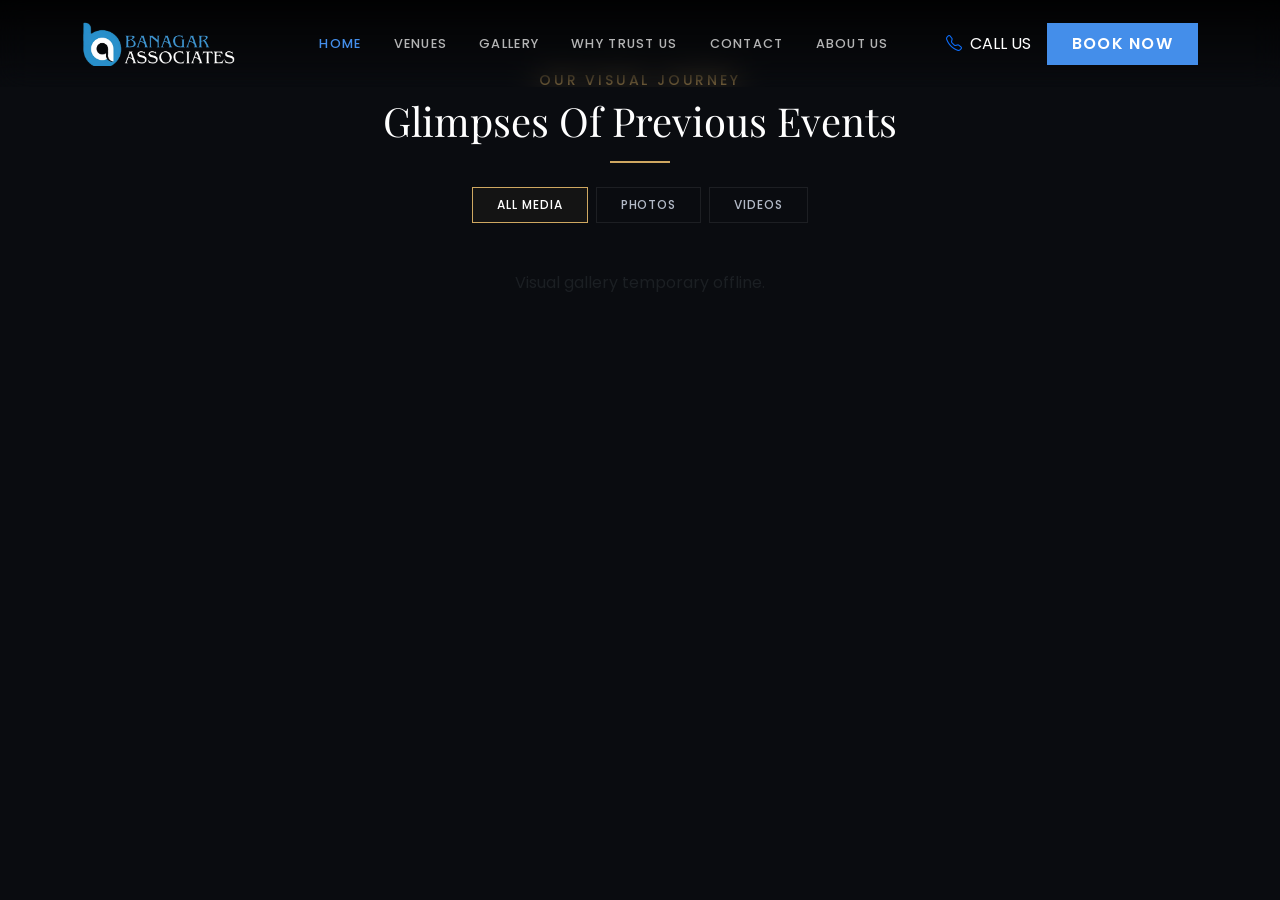
<file: frontend/gallery.html>
<!DOCTYPE html>
<html lang="en">
<head>
    <meta charset="UTF-8">
    <meta name="viewport" content="width=device-width, initial-scale=1.0">
    <title>Gallery & Captured Moments | Banagar Lawns Hubli | Banagar Association</title>
    <meta name="description" content="Banagar Lawns by Banagar Association is a premium wedding and event venue in Hubli-Dharwad. Ideal for weddings, receptions, engagements, birthdays, family functions, and corporate events. Spacious lawn, guest rooms, kitchen facility, parking, and online booking available.">
    <meta name="keywords" content="Banagar Lawns Hubli,Banagar Association Hubli,Marriage Hall Hubli,Wedding Venue Hubli,Reception Hall Hubli,Function Hall Hubli,Event Venue Hubli,Wedding Lawn Hubli,Marriage Hall Dharwad,Wedding Venue Dharwad,Function Hall Dharwad,Reception Venue Dharwad,Best Marriage Hall Hubli,Best Wedding Lawn Hubli,Event Management Venue Hubli,Wedding Booking Hubli,Online Venue Booking Hubli,Wedding Function Hall Dharwad,Engagement Venue Hubli,Birthday Party Venue Hubli,Corporate Event Venue Hubli,Outdoor Wedding Venue Hubli,Lawn for Wedding Hubli,Marriage Hall Near Hubli,Marriage Hall Near Dharwad,Wedding Reception Venue Hubli,Banquet Hall Hubli,Event Space Hubli,Event Venue Dharwad,Wedding Venue Karnataka,Wedding Lawn Dharwad,Marriage Hall Karnataka,Family Function Venue Hubli,Cultural Event Venue Hubli,Banagar Lawns Dharwad,Banagar Marriage Hall,Wedding Venue Hubli Dharwad,Best Function Hall Dharwad,Affordable Marriage Hall Hubli,Premium Wedding Venue Hubli,Hubli wedding venue,Hubli marriage hall,Hubli reception hall,Dharwad wedding venue,Dharwad marriage hall,Wedding lawn near Hubli,Wedding lawn near Dharwad,Best wedding venue in Hubli,Best marriage hall in Dharwad,Outdoor event venue Hubli,Event space Hubli Dharwad">
    <link href="https://cdn.jsdelivr.net/npm/bootstrap@5.3.2/dist/css/bootstrap.min.css" rel="stylesheet">
    <link rel="stylesheet" href="https://cdn.jsdelivr.net/npm/bootstrap-icons@1.11.3/font/bootstrap-icons.min.css">
    <link rel="stylesheet" href="https://cdnjs.cloudflare.com/ajax/libs/animate.css/4.1.1/animate.min.css"/>
    <link href="https://fonts.googleapis.com/css2?family=Playfair+Display:ital,wght@0,300;0,400;1,300&family=Poppins:wght@200;300;400;500&display=swap" rel="stylesheet">
    <link rel="stylesheet" href="../index.css">
<body>

    <nav class="navbar navbar-expand-lg navbar-dark fixed-top py-3">
        <div class="container">
            <a class="navbar-brand d-flex align-items-center" href="#home">
                <div class="brand-logo me-2"><img src="../assets/images/logo-01.png" alt="Banagar Associates Logo"></div>
                <div class="brand-text">   
                </div>
            </a>
            <button class="navbar-toggler border-0" type="button" data-bs-toggle="collapse" data-bs-target="#navbarNav">
                <span class="navbar-toggler-icon"></span>
            </button>
            <div class="collapse navbar-collapse" id="navbarNav">
                <ul class="navbar-nav mx-auto mb-2 mb-lg-0 gap-3">
                    <li class="nav-item"><a class="nav-link active" href="../index.html">HOME</a></li>
                    <li class="nav-item"><a class="nav-link" href="../index.html#venues">VENUES</a></li>
                    <li class="nav-item"><a class="nav-link" href="../index.html#gallery">GALLERY</a></li>
                    <li class="nav-item"><a class="nav-link" href="../index.html#trust">WHY TRUST US</a></li>
                    <li class="nav-item"><a class="nav-link" href="../index.html#contact">CONTACT</a></li>
                    <li class="nav-item"><a class="nav-link" href="./about.html">ABOUT US</a></li>
                </ul>
                <div class="d-flex align-items-center gap-3">
                    <a href="tel:+911234567890" class="text-white text-decoration-none fs-6 d-none d-xl-inline"><i class="bi bi-telephone text-primary me-2"></i>CALL US</a>
                    <a href="../frontend/booking.html" class="btn btn-primary px-4 py-2 fw-semibold tracking-wide rounded-0">BOOK NOW</a>
                </div>
            </div>
        </div>
    </nav>

    <!-- gallery section -->
 <section id="gallery" class="py-5 bg-dark-deep">
    <div class="container-fluid px-md-5 py-4"> 
        <div class="text-center max-w-xl mx-auto mb-4" data-animate="fadeInDown">
            <h6 class="text-gold tracking-widest text-uppercase small mb-2">OUR VISUAL JOURNEY</h6>
            <h2 class="display-6 text-white font-serif fw-light">Glimpses Of Previous Events</h2>
            <div class="accent-line mx-auto my-3"></div>
        </div>

        <div class="row justify-content-center mb-4" data-animate="fadeInUp">
            <div class="col-12 text-center">
                <div class="d-flex flex-wrap justify-content-center gap-2" id="homepage-gallery-filter-controls">
                    <button class="btn btn-gallery-filter active-g-filter px-4 py-2" onclick="filterHomeGallery('all', this)">ALL MEDIA</button>
                    <button class="btn btn-gallery-filter px-4 py-2" onclick="filterHomeGallery('image', this)">PHOTOS</button>
                    <button class="btn btn-gallery-filter px-4 py-2" onclick="filterHomeGallery('video', this)">VIDEOS</button>
                </div>
            </div>
        </div>

        <div class="row g-3" id="full-portfolio-grid">
            </div>

       
    </div>
</section>
<script src="https://cdn.jsdelivr.net/npm/bootstrap@5.3.2/dist/js/bootstrap.bundle.min.js"></script>
<script src="../api-integration.js"></script>
<script src="../index.js"></script>
<script src="gallery-page.js"></script>
</body>
</html>
</file>
<file: index.css>
:root {
    --bg-deep-base: #0a0c10;
    --bg-card-surface: #12161f;
    --bg-mid-gray: #161b26;
    --primary-blue: #448eea;
    --accent-gold: #cfa861;
    --text-muted-light: #b3bac7;
}

body {
    font-family: 'Poppins', sans-serif;
    background-color: var(--bg-deep-base);
    color: #ffffff;
    overflow-x: hidden;
}

/* Typography Overrides */
.font-serif {
    font-family: 'Playfair Display', serif;
}
.text-gold {
    color: var(--accent-gold);
}
.text-light-muted {
    color: var(--text-muted-light);
}
.tracking-widest { letter-spacing: 0.2em; }
.tracking-wide { letter-spacing: 0.08em; }
.text-spacing { font-size: 0.65rem !important; }

/* Custom Colors & Sections */
.bg-dark-deep { background-color: var(--bg-deep-base); }
.bg-dark-mid { background-color: var(--bg-mid-gray); }
.bg-dark-card { background-color: var(--bg-card-surface); }
.bg-dark-solid { background-color: #0b0e14 !important; }

.btn-primary {
    background-color: var(--primary-blue);
    border-color: var(--primary-blue);
}
.btn-primary:hover {
    background-color: #2f79d4;
    border-color: #2f79d4;
}
.btn-outline-primary {
    color: var(--primary-blue);
    border-color: var(--primary-blue);
}
.bg-gold { background-color: var(--accent-gold); color: #000; }

/* Navbar Custom Styling */
.navbar {
    transition: all 0.4s cubic-bezier(0.16, 1, 0.3, 1);
    background: linear-gradient(to bottom, rgba(0, 0, 0, 0.85) 0%, rgba(0, 0, 0, 0) 100%);
    backdrop-filter: blur(15px);
}

.brand-logo {
    height: 45px; 
    display: flex;
    align-items: center;
    justify-content: center;
    overflow: hidden;
}
.brand-logo img {
    height: 100%;       
    width: auto;        
    object-fit: contain; 
    transition: transform 0.3s ease; 
}

.navbar-brand:hover .brand-logo img {
    transform: scale(1.0);
}

/* Ensure your text layout plays nice next to the logo image container */
.brand-text {
    display: flex;
    flex-direction: column;
    justify-content: center;
}
.nav-link {
    font-size: 0.8rem;
    font-weight: 500;
    letter-spacing: 0.1em;
    color: rgba(255,255,255,0.7) !important;
}
.nav-link.active, .nav-link:hover {
    color: var(--primary-blue) !important;
}

/* Hero Section */
.hero-section {
    min-height: 105vh;
    position: relative;
    overflow: hidden;
    background-size: cover;
    background-position: center center;
    background-repeat: no-repeat;
    background-color: #0d121c;
    
    /* Buttery smooth background image crossfade transition matrix */
    transition: background-image 1.0s ease-in-out;
    will-change: background-image;
    
    /* ⏱️ Running a complete 30-second timeline (6 seconds per image loop) */
    animation: strictHeroCarousel 30s infinite ease-in-out;
}

/* ⚡ THE HIDDEN PRELOAD ENGINE: Forces the browser to cache all images on load 
   This stops the 1-second black screen blink completely on hosted servers! */
.hero-section::after {
    content: "";
    position: absolute;
    width: 0; height: 0;
    overflow: hidden;
    z-index: -9999;
    /* Injects all assets into browser cache memory channels invisibly */
    background-image: 
        url("./assets/images/home.png"),
        url("./assets/images/lawntour.jpeg"),
        url("./assets/images/eveng tour.jpeg"),
        url("./assets/images/sec2.jpeg"),
        url("./assets/images/mangmt_exe.jpeg");
}

/* Hero Section Base Typography Rules */
.main-heading {
    font-family: 'Playfair Display', serif;
    font-weight: 300;
}

/* Centered Radial/Linear Vignette for a premium focal point */
.hero-overlay-center {
    position: absolute;
    top: 0; left: 0; right: 0; bottom: 0;
    background: radial-gradient(circle, rgba(27, 32, 42, 0.3) 0%, rgba(13, 18, 28, 0.82) 100%);
    z-index: 1; /* Sits over images but behind text contents */
}

.hero-section .container {
    position: relative;
    z-index: 2;
}

.max-w-md {
    max-width: 680px;
}
@keyframes strictHeroCarousel {
    /* 🖼️ IMAGE 1 */
    0%, 15% {
        background-image: url("./assets/images/home.png");
    }
    /* Fade Transition into Image 2 */
    20%, 35% {
        background-image: url("./assets/images/lawntour.jpeg");
    }
    /* Fade Transition into Image 3 */
    40%, 55% {
        background-image: url("./assets/images/eveng tour.jpeg");
    }
    /* Fade Transition into Image 4 */
    60%, 75% {
        background-image: url("./assets/images/sec2.jpeg");
    }
    /* Fade Transition into Image 5 */
    80%, 95% {
        background-image: url("./assets/images/mangmt_exe.jpeg");
    }
    /* Loop back cleanly */
    100% {
        background-image: url("./assets/images/home.png");
    }
}
/* #venues{
    background: url("./assets/images/sec2.jpeg") no-repeat center center/cover;
} */

.btn-filter {   
    background-color: transparent;
    color: var(--text-muted-light);
    border: 1px solid rgba(255, 255, 255, 0.1);
    font-size: 0.75rem;
    font-weight: 500;
    letter-spacing: 0.1em;
    border-radius: 0;
    transition: all 0.3s ease;
}

.btn-filter:hover {
    color: #ffffff;
    border-color: rgba(255, 255, 255, 0.4);
}

/* Selected state highlight styling */
.btn-filter.active-filter {
    color: #ffffff !important;
    background-color: transparent !important;
    border-color: var(--primary-blue) !important;
    box-shadow: 0 4px 12px rgba(68, 142, 234, 0.15);
}

/* Quick utility for vanilla filter transition speeds */
.venue-portfolio-item {
    transition: all 0.4s ease-in-out;
    opacity: 1;
    transform: scale(1);
}

.venue-portfolio-item.hidden-item {
    opacity: 0 !important;
    transform: scale(0.8) !important;
    width: 0 !important;
    height: 0 !important;
    padding: 0 !important;
    margin: 0 !important;
    overflow: hidden !important;
    border: none !important;
}
/* Card and Content Decorations */
.accent-line {
    width: 60px;
    height: 2px;
    background-color: var(--accent-gold);
}
.venue-card {
    transition: transform 0.3s ease, box-shadow 0.3s ease;
}
.venue-card:hover {
    transform: translateY(-8px);
    box-shadow: 0 15px 30px rgba(0,0,0,0.5);
}
.venue-img {
    height: 240px;
    object-fit: cover;
    transition: transform 0.5s ease;
}
.venue-card:hover .venue-img {
    transform: scale(1.05);
}

.btn-show-more {
    background-color: #12161f;
    color: #ffffff;
    border: 1px solid rgba(255, 255, 255, 0.08);
    border-radius: 0;
    font-size: 0.8rem;
    font-weight: 500;
    letter-spacing: 0.15em;
    transition: all 0.3s cubic-bezier(0.16, 1, 0.3, 1);
    box-shadow: 0 10px 30px rgba(0, 0, 0, 0.5);
}

.btn-show-more:hover {
    color: var(--accent-gold);
    border-color: var(--accent-gold);
    background-color: #171e2a;
    box-shadow: 0 15px 35px rgba(207, 168, 97, 0.1);
}

/* Micro-animation transition for the Chevron arrow icon */
.arrow-toggle {
    display: inline-block;
    transition: transform 0.4s cubic-bezier(0.16, 1, 0.3, 1);
}

/* Rotate icon 180 degrees when expanded */
.btn-show-more[aria-expanded="true"] .arrow-toggle {
    transform: rotate(180deg);
}
/* Frame Layout Decorator */
.border-gold-frame {
    border-color: rgba(207, 168, 97, 0.3) !important;
    transform: translate(12px, 12px);
    z-index: 1;
}

 /* why trust us */

 .bg-midnight-premium {
    background-color: #0b0e14 !important; /* Midnight black border split */
}

/* Luxury Card Blocks using rich corporate navy-sapphire tones */
.service-card {
    background-color: #131a26 !important; /* Solid high-contrast block color */
    border: 1px solid rgba(255, 255, 255, 0.05);
    border-radius: 4px; /* Crisp minimal edge rounding */
    transition: all 0.3s ease;
}

/* Card Icon Box Sizing */
.service-icon-box {
    font-size: 1.5rem;
    display: block;
    line-height: 1;
}

/* Subtle, clean micro-interaction when a client hovers over the blocks */
.service-card:hover {
    background-color: #1a2333 !important; /* Brightens up into an elegant slate-blue */
    border-color: rgba(207, 168, 97, 0.25); /* Accents the active boundary with a subtle gold frame */
    transform: translateY(-4px); /* Minor crisp lifting movement */
    box-shadow: 0 10px 25px rgba(0, 0, 0, 0.35);
}

/* Custom fine typography line spacing for compact grids */
.service-card p {
    color: #a4abb8 !important; /* Soft platinum grey for clean text reading contrast */
    font-size: 0.8rem !important;
}

.service-card h3 {
    letter-spacing: 0.02em;
}

/* gallery section */

.btn-gallery-filter {
    background-color: transparent;
    color: var(--text-muted-light);
    border: 1px solid rgba(255, 255, 255, 0.08);
    font-size: 0.75rem;
    font-weight: 500;
    letter-spacing: 0.08em;
    border-radius: 0;
    transition: all 0.25s ease;
}

.btn-gallery-filter:hover {
    color: #ffffff;
    border-color: rgba(255, 255, 255, 0.3);
}

.btn-gallery-filter.active-g-filter {
    color: #ffffff !important;
    border-color: var(--accent-gold) !important;
    background-color: rgba(207, 168, 97, 0.05) !important;
}

/* Compact Media Envelopes */
.gallery-mini-card {
    height: 220px; /* Reduced box height down to fit cleanly into smaller layouts */
    cursor: pointer;
    background-color: #11151d;
    border: 1px solid rgba(255, 255, 255, 0.04);
}

.gallery-asset {
    width: 100%;
    height: 100%;
    object-fit: cover;
    transition: transform 0.5s cubic-bezier(0.16, 1, 0.3, 1);
}

/* Elegant Text-fade Overlay on Hover */
.gallery-asset-overlay {
    position: absolute;
    top: 0; left: 0; right: 0; bottom: 0;
    background: linear-gradient(to top, rgba(10, 12, 16, 0.95) 0%, rgba(10, 12, 16, 0.3) 100%);
    opacity: 0.85; /* Text data handles are visible by default for clear UX */
    transition: all 0.3s ease;
}

/* Interactive Hover Feedback Mechanics */
.gallery-mini-card:hover .gallery-asset {
    transform: scale(1.06);
}

.gallery-mini-card:hover .gallery-asset-overlay {
    opacity: 1;
    background: linear-gradient(to top, rgba(10, 12, 16, 0.98) 0%, rgba(10, 12, 16, 0.1) 100%);
}

/* Simple vanilla filter node toggle styles */
.gallery-matrix-item {
    transition: all 0.35s cubic-bezier(0.16, 1, 0.3, 1);
}

.gallery-matrix-item.hide-asset {
    opacity: 0 !important;
    transform: scale(0.85) !important;
    width: 0 !important;
    height: 0 !important;
    padding: 0 !important;
    margin: 0 !important;
    overflow: hidden !important;
}

/* footer section */
.footer-section {
    background-color: #040810 !important; /* Pitch base deep slate black matching layout image */
    border-top: 1px solid rgba(255, 255, 255, 0.03);
}

/* Logo Sizing limit limits */
.footer-logo {
    height: 42px;
    width: auto;
    object-fit: contain;
}

.footer-desc {
    color: #8fa0b5 !important;
    font-size: 0.8rem !important;
}

/* Nav links styling */
.footer-links li a {
    color: #8fa0b5 !important;
    text-decoration: none;
    transition: color 0.2s ease;
}

.footer-links li a:hover {
    color: var(--primary-blue) !important;
}

/* Align links text decoration behaviors */
.footer-contact-list li i {
    font-size: 1rem;
    color: #448eea !important; /* Forces standard primary icon color from image token */
}

.footer-contact-list a {
    transition: color 0.2s ease;
}

.footer-contact-list a:hover {
    color: #ffffff !important;
}

/* Map Frame Structural Proportions */
.footer-map-container {
    width: 100%;
    height: 150px; /* Precise height ratio matching snapshot window */
    border-radius: 2px;
    border: 1px solid rgba(255, 255, 255, 0.05);
}

/* Apply professional dark/cool filter layout tone on google map iframe */
.footer-map-container iframe {
    filter: grayscale(1) invert(0.92) contrast(1.1) brightness(0.95);
    opacity: 0.85;
    transition: opacity 0.3s ease;
}

.footer-map-container:hover iframe {
    opacity: 1;
    filter: grayscale(0.2) invert(0.92) contrast(1); /* Smoothly returns minor color elements on view focus */
}

/* Sub-Footer layout styling rules */
.sub-footer-links a {
    transition: color 0.2s ease;
}

.sub-footer-links a:hover {
    color: #ffffff !important;
}

/* Clear vertical constraints */
.fs-7 { font-size: 0.82rem !important; }
.fs-8 { font-size: 0.72rem !important; }


/* ==========================================================================
   MOBILE & TABLET RESPONSIVE MEDIA QUERIES (BREAKPOINTS)
   ========================================================================== */

/* 1. TABLETS & SMALL DESKTOPS (Max-width: 991.98px) */
@media (max-width: 991.98px) {
    .navbar {
        background-color: #0b0e14 !important; /* Force solid dark background when menus collapse */
        padding-top: 12px !important;
        padding-bottom: 12px !important;
    }

    .hero-section {
        min-height: 90vh; /* Prevents oversized vertical spaces on medium devices */
    }

    /* Adjusts Section Headers for better mobile balance */
    .display-5 {
        font-size: 2.25rem !important;
    }

    .display-6 {
        font-size: 1.85rem !important;
    }

    /* Prevent text elements from breaking screen containment bounds */
    .border-gold-frame {
        transform: translate(0, 0) !important; /* Resets decorative shifts to keep alignments clean */
    }
}

/* 2. SMARTPHONES / PORTRAIT MOBILE VIEWS (Max-width: 767.98px) */
@media (max-width: 767.98px) {
    
    /* Global Section Padding Reduction to maximize reading surface area */
    .py-5 {
        padding-top: 2.5rem !important;
        padding-bottom: 2.5rem !important;
    }
    
    .container, .container-fluid {
        padding-left: 20px !important;
        padding-right: 20px !important;
    }

    /* Hero Typography Scaling Controls */
    .hero-section {
        min-height: 85vh;
    }

    .display-3 {
        font-size: 2.15rem !important;
        line-height: 1.3 !important;
    }

    .hero-section p.lead {
        font-size: 0.9rem !important;
        line-height: 1.6 !important;
    }

    /* Force button lists to stack beautifully on top of each other instead of clipping */
    .hero-section .d-flex {
        flex-direction: column !important;
        width: 100%;
        max-width: 320px;
        margin-left: auto;
        margin-right: auto;
        gap: 12px !important;
    }

    .hero-section .btn {
        width: 100% !important;
        padding-top: 14px !important;
        padding-bottom: 14px !important;
    }

    /* Horizontal Category Button Controls Filter bar wrap configuration */
    #venue-filter-controls, 
    #gallery-filter-controls {
        gap: 6px !important;
        justify-content: flex-start !important; /* Allows natural thumb swipe-scrolling if needed */
        overflow-x: auto;
        white-space: nowrap;
        padding-bottom: 10px;
        -webkit-overflow-scrolling: touch;
    }

    .btn-filter, .btn-gallery-filter {
        padding: 8px 16px !important;
        font-size: 0.7rem !important;
    }

    /* Venue Cards Optimization */
    .venue-img {
        height: 200px; /* Trims aspect frame height down on small devices */
    }

    .premium-venue-card h3, .venue-card h3 {
        font-size: 1.35rem !important;
    }

    /* Icons Metrics Row spacing compression */
    .meta-metrics-row {
        gap: 15px !important;
    }

    /* Why Trust Us / Services Module modifications */
    .service-card {
        padding: 24px !important; /* Compresses internal empty cushion gaps */
    }

    .service-card h3 {
        font-size: 1.15rem !important;
    }

    /* Media Gallery Envelopes adjustments */
    .gallery-mini-card {
        height: 180px; /* Slimmer layout to view blocks comfortably in single streams */
    }

    /* Footer structure alignment shift */
    .footer-section {
        text-align: center;
    }

    .footer-brand, .footer-section h4 {
        margin-bottom: 20px !important;
        justify-content: center;
    }

    .footer-contact-list li {
        justify-content: center;
        text-align: center;
    }

    .footer-contact-list li i {
        margin-top: 0 !important; /* Re-aligns geometry icons */
    }

    .footer-map-container {
        height: 180px; /* Expands spatial visibility box for easier map touch tracking */
        margin-top: 15px;
    }

    /* Bottom Credits sub-footer items alignment configuration */
    .sub-footer-links {
        justify-content: center !important;
        margin-top: 10px;
        gap: 15px !important;
    }
}

/* 3. EXTRA SMALL SMARTPHONES / MINI DEVICES (Max-width: 375px) */
@media (max-width: 375px) {
    .display-3 {
        font-size: 1.85rem !important;
    }
    
    .meta-metrics-row {
        flex-direction: column !important;
        align-items: flex-start !important;
        gap: 8px !important;
    }
}

/* whatsapp and call icon css */

.floating-contact-container {
    position: fixed;
    bottom: 30px;
    right: 30px;
    display: flex;
    flex-direction: column;
    gap: 15px;
    z-index: 9999; /* Ensures it stays on top of all other content */
}

/* Base styling for the circular buttons */
.floating-btn {
    width: 55px;
    height: 55px;
    border-radius: 50%;
    display: flex;
    align-items: center;
    justify-content: center;
    color: #ffffff;
    font-size: 1.5rem; /* Size of the icon */
    text-decoration: none;
    box-shadow: 0 4px 15px rgba(0, 0, 0, 0.4);
    transition: all 0.3s cubic-bezier(0.16, 1, 0.3, 1);
    border: 2px solid rgba(255, 255, 255, 0.1);
}

/* WhatsApp Specific Colors */
.whatsapp-btn {
    background-color: #25D366; 
}
.whatsapp-btn:hover {
    background-color: #1ebe57;
    color: #ffffff;
    transform: scale(1.1) translateY(-4px);
    box-shadow: 0 8px 20px rgba(37, 211, 102, 0.4);
}

/* Call Button Specific Colors (Using your brand blue) */
.call-btn {
    background-color: var(--primary-blue, #3b82f6); 
}
.call-btn:hover {
    background-color: #2563eb;
    color: #ffffff;
    transform: scale(1.1) translateY(-4px);
    box-shadow: 0 8px 20px rgba(59, 130, 246, 0.4);
}

/* Mobile Adjustments */
@media (max-width: 767.98px) {
    .floating-contact-container {
        bottom: 20px;
        right: 20px;
        gap: 12px;
    }
    .floating-btn {
        width: 48px;
        height: 48px;
        font-size: 1.25rem;
    }
}
</file>
